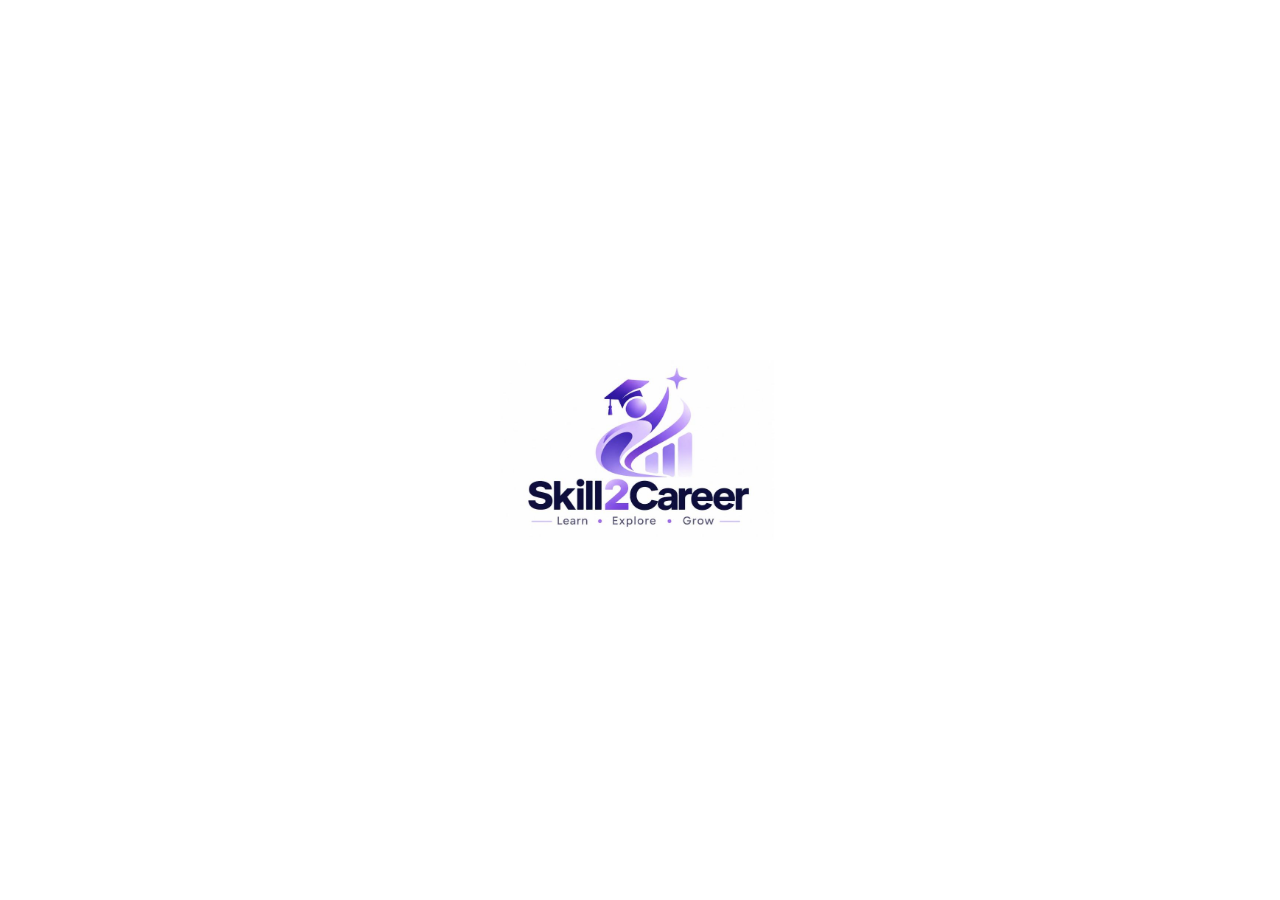
<file: index.html>
<!DOCTYPE html>
<html lang="en">
<head>
    <meta charset="UTF-8">
    <meta name="viewport" content="width=device-width, initial-scale=1.0">
    <title>Skill2Career</title>

    <style>
        * {
            margin: 0;
            padding: 0;
            box-sizing: border-box;
        }

        body {
            width: 100%;
            height: 100vh;
            overflow: hidden;
            background: #ffffff;
        }

        .splash {
            width: 100%;
            height: 100vh;
            display: flex;
            justify-content: center;
            align-items: center;
            background: #ffffff;
        }

        .logo {
            width: 280px;
            max-width: 65%;
            height: auto;
            object-fit: contain;
        }
    </style>
</head>

<body>

    <div class="splash">
        <img src="skill2career.jpg" alt="Skill2Career Logo" class="logo">
    </div>

    <script>
        setTimeout(function () {
            window.location.href = "login.html";
        }, 2500);
    </script>

</body>
</html>
</file>
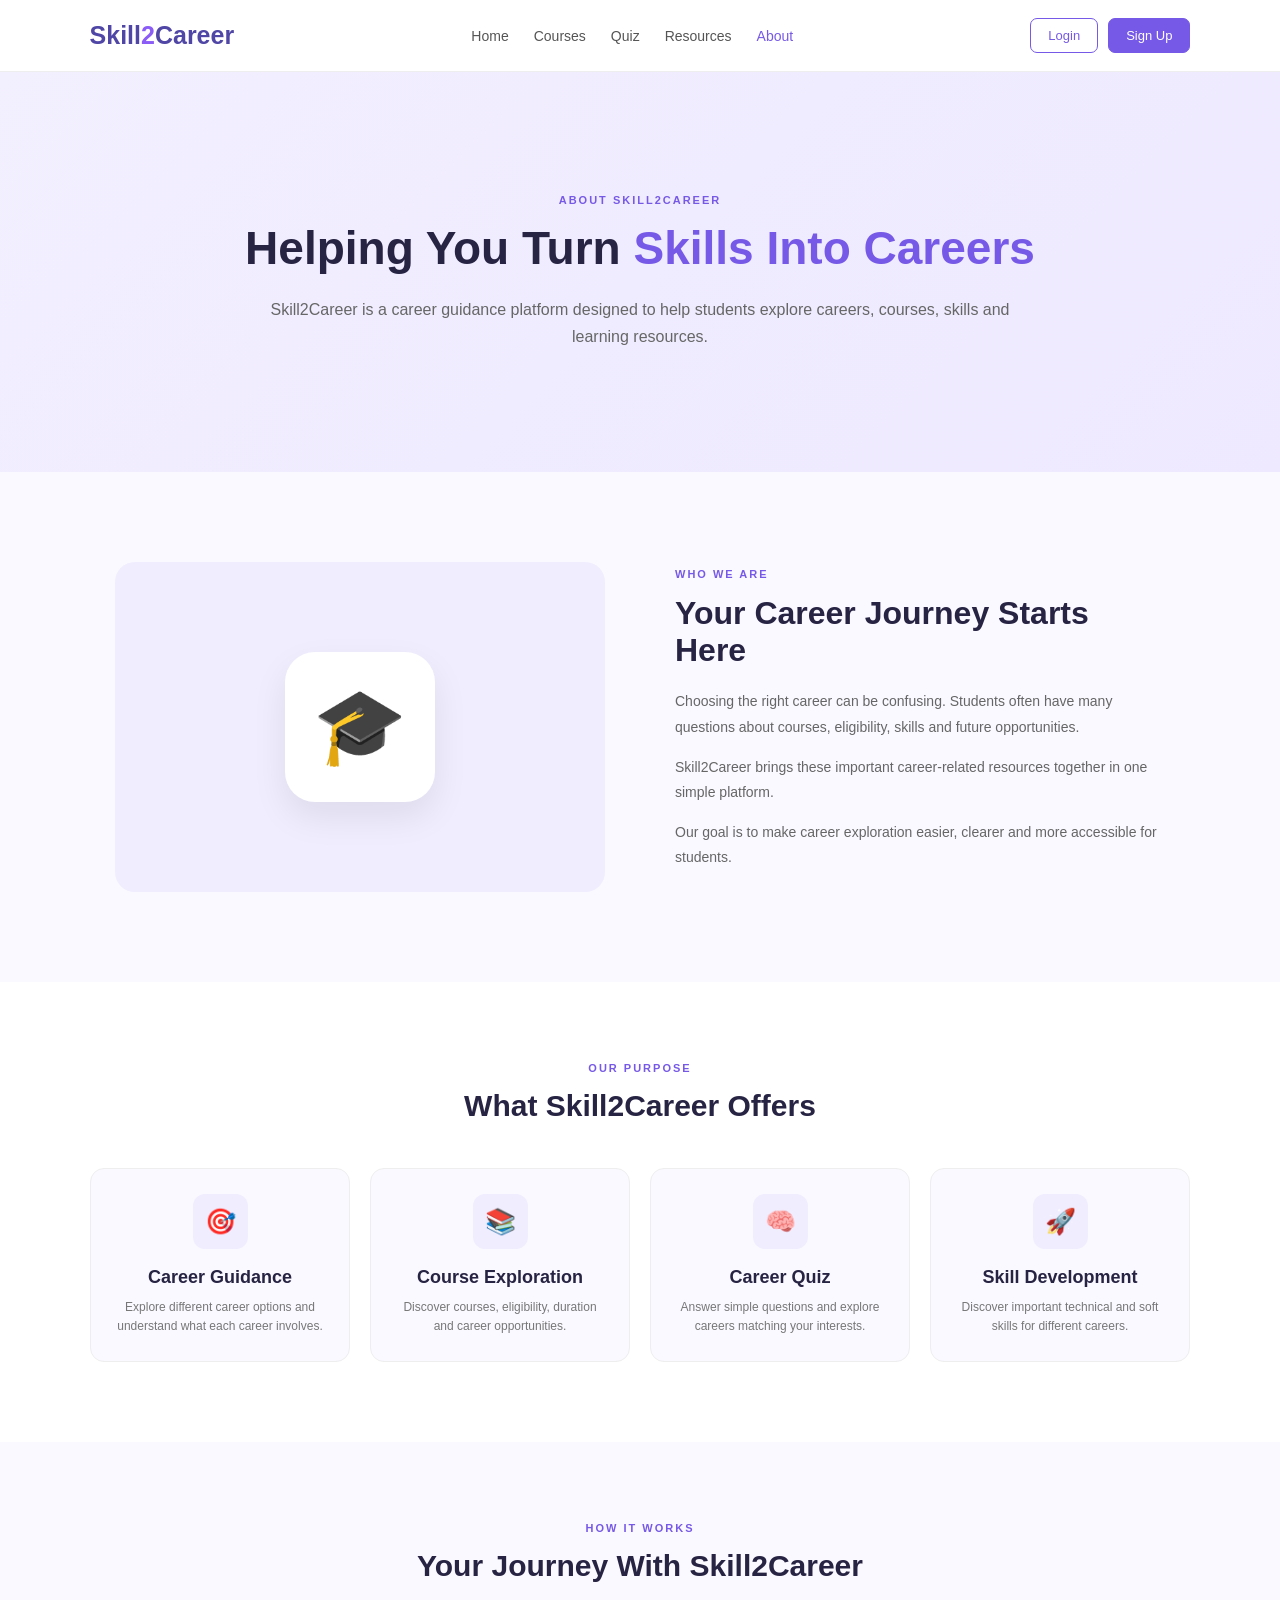
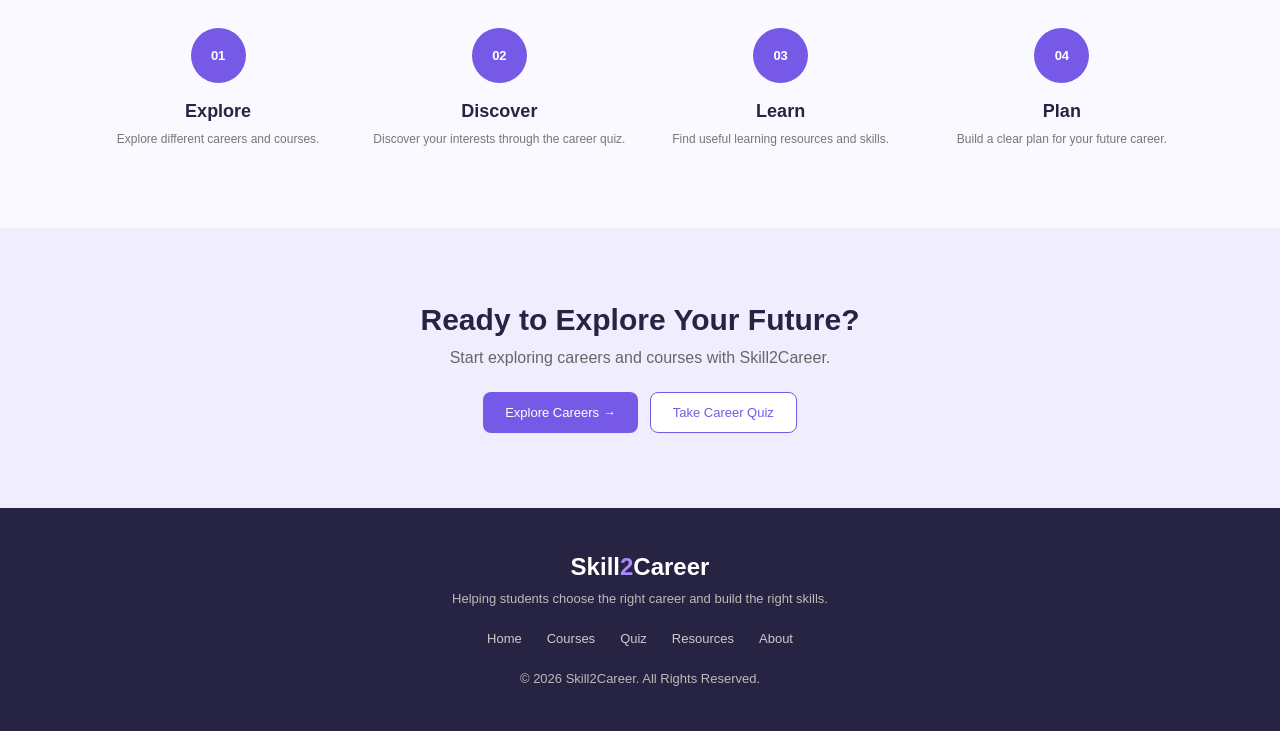
<file: about.html>
<!DOCTYPE html>
<html lang="en">

<head>

    <meta charset="UTF-8">

    <meta name="viewport"
          content="width=device-width, initial-scale=1.0">

    <title>About Us - Skill2Career</title>

    <link rel="stylesheet"
          href="about.css">

</head>

<body>


    <!-- ================= NAVBAR ================= -->

    <nav class="navbar">

        <div class="logo">
            Skill<span>2</span>Career
        </div>


        <div class="nav-links">

            <a href="home.html">
                Home
            </a>

            <a href="courses.html">
                Courses
            </a>

            <a href="quiz.html">
                Quiz
            </a>

            <a href="resources.html">
                Resources
            </a>

            <a href="about.html"
               class="active">
                About
            </a>

        </div>


        <div class="nav-buttons">

            <button
                class="login-btn"
                onclick="window.location.href='login.html'">

                Login

            </button>


            <button
                class="signup-btn"
                onclick="window.location.href='signup.html'">

                Sign Up

            </button>

        </div>

    </nav>



    <!-- ================= HERO ================= -->

    <section class="about-hero">

        <div class="hero-content">

            <p class="small-title">
                ABOUT SKILL2CAREER
            </p>


            <h1>
                Helping You Turn
                <span>Skills Into Careers</span>
            </h1>


            <p>

                Skill2Career is a career guidance platform
                designed to help students explore careers,
                courses, skills and learning resources.

            </p>

        </div>

    </section>



    <!-- ================= ABOUT ================= -->

    <section class="about-section">

        <div class="about-image">

            <div class="about-icon">
                🎓
            </div>

        </div>


        <div class="about-content">

            <p class="small-title">
                WHO WE ARE
            </p>


            <h2>
                Your Career Journey Starts Here
            </h2>


            <p>

                Choosing the right career can be confusing.
                Students often have many questions about
                courses, eligibility, skills and future
                opportunities.

            </p>


            <p>

                Skill2Career brings these important
                career-related resources together in one
                simple platform.

            </p>


            <p>

                Our goal is to make career exploration
                easier, clearer and more accessible for
                students.

            </p>

        </div>

    </section>



    <!-- ================= MISSION ================= -->

    <section class="mission-section">

        <div class="section-heading">

            <p class="small-title">
                OUR PURPOSE
            </p>

            <h2>
                What Skill2Career Offers
            </h2>

        </div>


        <div class="feature-grid">


            <div class="feature-card">

                <div class="feature-icon">
                    🎯
                </div>

                <h3>
                    Career Guidance
                </h3>

                <p>

                    Explore different career options
                    and understand what each career
                    involves.

                </p>

            </div>



            <div class="feature-card">

                <div class="feature-icon">
                    📚
                </div>

                <h3>
                    Course Exploration
                </h3>

                <p>

                    Discover courses, eligibility,
                    duration and career opportunities.

                </p>

            </div>



            <div class="feature-card">

                <div class="feature-icon">
                    🧠
                </div>

                <h3>
                    Career Quiz
                </h3>

                <p>

                    Answer simple questions and
                    explore careers matching your
                    interests.

                </p>

            </div>



            <div class="feature-card">

                <div class="feature-icon">
                    🚀
                </div>

                <h3>
                    Skill Development
                </h3>

                <p>

                    Discover important technical and
                    soft skills for different careers.

                </p>

            </div>

        </div>

    </section>



    <!-- ================= HOW IT WORKS ================= -->

    <section class="how-section">

        <div class="section-heading">

            <p class="small-title">
                HOW IT WORKS
            </p>

            <h2>
                Your Journey With Skill2Career
            </h2>

        </div>


        <div class="steps">


            <div class="step">

                <div class="step-number">
                    01
                </div>

                <h3>
                    Explore
                </h3>

                <p>
                    Explore different careers and courses.
                </p>

            </div>


            <div class="step">

                <div class="step-number">
                    02
                </div>

                <h3>
                    Discover
                </h3>

                <p>
                    Discover your interests through
                    the career quiz.
                </p>

            </div>


            <div class="step">

                <div class="step-number">
                    03
                </div>

                <h3>
                    Learn
                </h3>

                <p>
                    Find useful learning resources
                    and skills.
                </p>

            </div>


            <div class="step">

                <div class="step-number">
                    04
                </div>

                <h3>
                    Plan
                </h3>

                <p>
                    Build a clear plan for your
                    future career.
                </p>

            </div>

        </div>

    </section>



    <!-- ================= CTA ================= -->

    <section class="about-cta">

        <h2>
            Ready to Explore Your Future?
        </h2>

        <p>

            Start exploring careers and courses
            with Skill2Career.

        </p>


        <div class="cta-buttons">

            <button
                onclick="window.location.href='home.html'">

                Explore Careers →

            </button>


            <button
                onclick="window.location.href='quiz.html'">

                Take Career Quiz

            </button>

        </div>

    </section>



    <!-- ================= FOOTER ================= -->

    <footer>

        <div class="footer-logo">

            Skill<span>2</span>Career

        </div>


        <p>

            Helping students choose the right career
            and build the right skills.

        </p>


        <div class="footer-links">

            <a href="home.html">
                Home
            </a>

            <a href="courses.html">
                Courses
            </a>

            <a href="quiz.html">
                Quiz
            </a>

            <a href="resources.html">
                Resources
            </a>

            <a href="about.html">
                About
            </a>

        </div>


        <p class="copyright">

            © 2026 Skill2Career.
            All Rights Reserved.

        </p>

    </footer>


    <script src="about.js"></script>

</body>

</html>
</file>
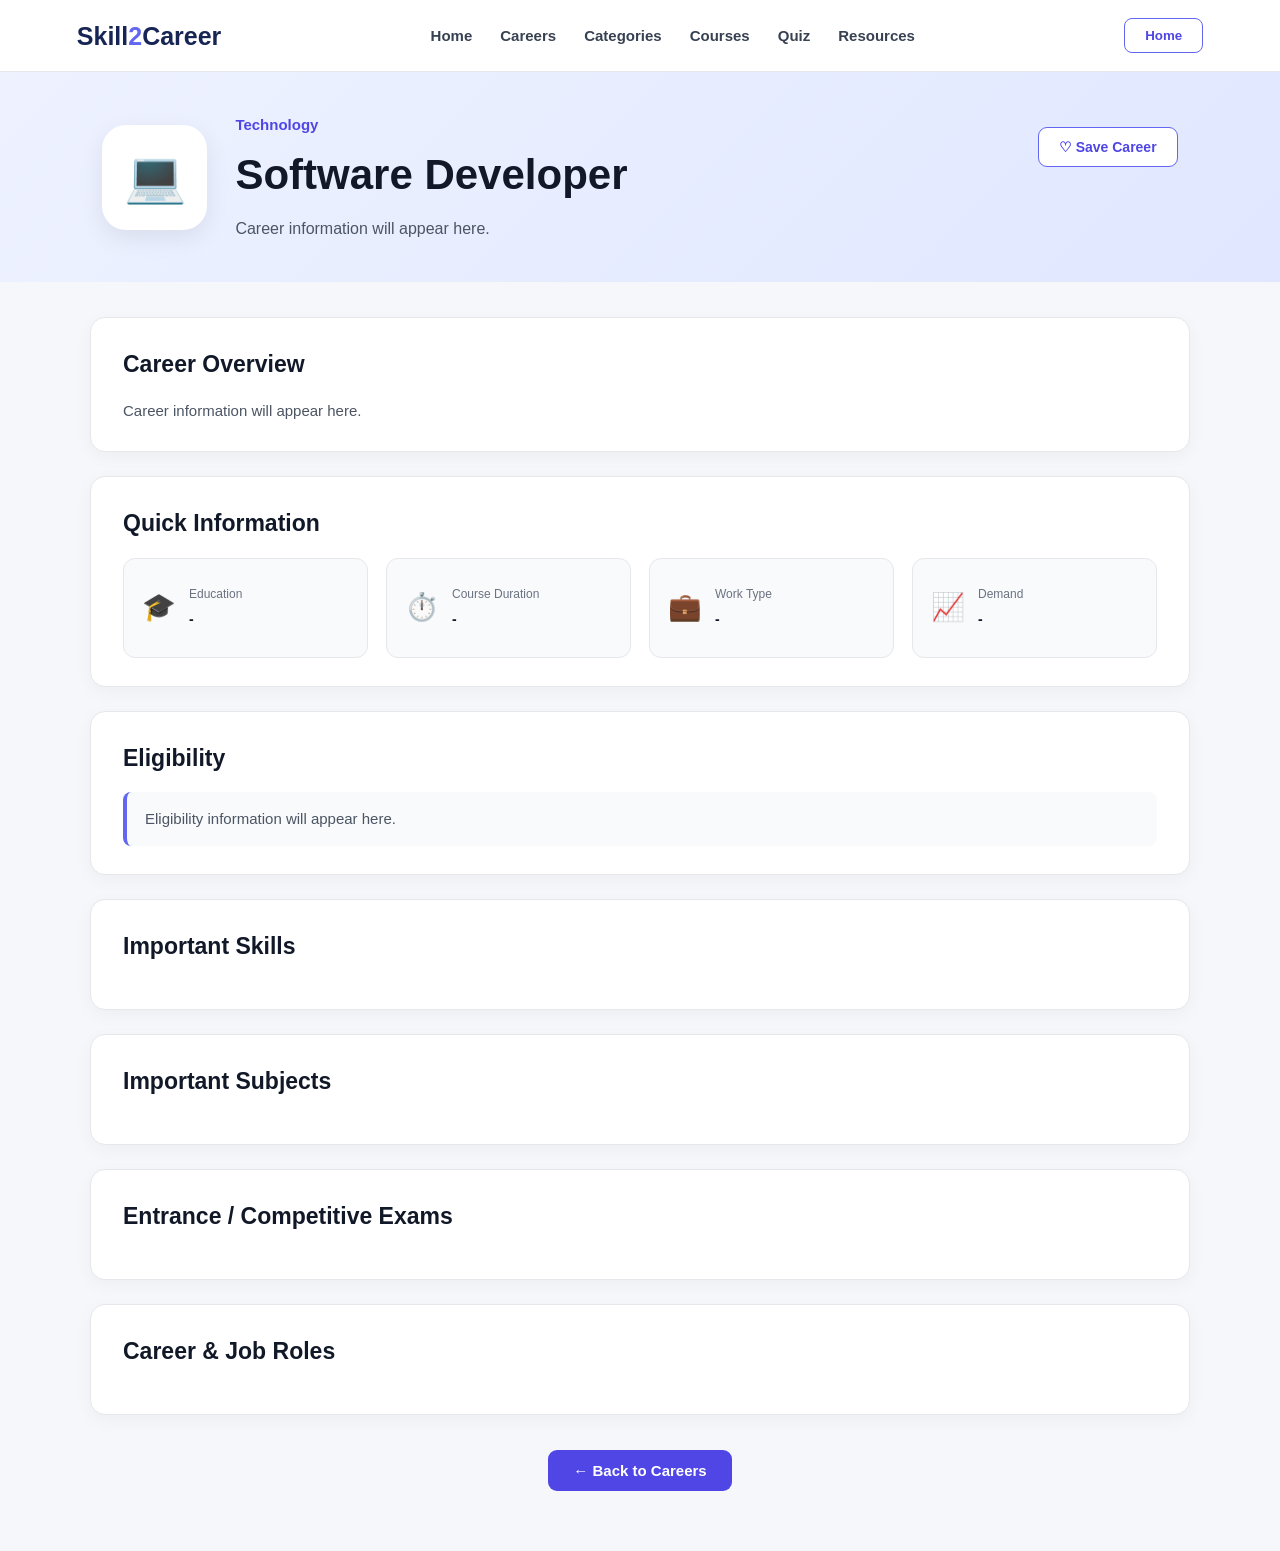
<file: career-details.html>
<!DOCTYPE html>
<html lang="en">

<head>
    <meta charset="UTF-8">
    <meta name="viewport" content="width=device-width, initial-scale=1.0">

    <title>Career Details - Skill2Career</title>

    <link rel="stylesheet" href="career-details.css?v=2">
</head>

<body>

    <!-- ================= NAVBAR ================= -->

    <header class="navbar">

        <div class="logo">
            Skill<span>2</span>Career
        </div>

        <nav class="nav-links">

            <a href="home.html">Home</a>

            <a href="home.html#careers">Careers</a>

            <a href="home.html#categories">Categories</a>

            <a href="courses.html">Courses</a>

            <a href="quiz.html">Quiz</a>

            <a href="resources.html">Resources</a>

        </nav>

        <button
            class="home-btn"
            onclick="window.location.href='home.html'">
            Home
        </button>

    </header>


    <!-- ================= CAREER HERO ================= -->

    <section class="career-hero">

        <div class="career-icon-box">

            <div id="careerIcon">
                💻
            </div>

        </div>


        <div class="career-hero-content">

            <div
                id="careerCategory"
                class="career-category">
                Technology
            </div>

            <h1 id="careerTitle">
                Software Developer
            </h1>

            <p id="careerDescription">
                Career information will appear here.
            </p>

        </div>


        <div class="save-container">

            <button
                class="save-btn"
                onclick="saveCareer()">

                ♡ Save Career

            </button>

        </div>

    </section>


    <!-- ================= MAIN CONTENT ================= -->

    <main class="career-container">


        <!-- CAREER OVERVIEW -->

        <section class="career-section">

            <h2>
                Career Overview
            </h2>

            <p id="careerOverview">
                Career information will appear here.
            </p>

        </section>


        <!-- QUICK INFORMATION -->

        <section class="career-section">

            <h2>
                Quick Information
            </h2>

            <div class="quick-info">


                <!-- EDUCATION -->

                <div class="info-box">

                    <div class="info-icon">
                        🎓
                    </div>

                    <div>

                        <small>
                            Education
                        </small>

                        <strong id="education">
                            -
                        </strong>

                    </div>

                </div>


                <!-- DURATION -->

                <div class="info-box">

                    <div class="info-icon">
                        ⏱️
                    </div>

                    <div>

                        <small>
                            Course Duration
                        </small>

                        <strong id="duration">
                            -
                        </strong>

                    </div>

                </div>


                <!-- WORK TYPE -->

                <div class="info-box">

                    <div class="info-icon">
                        💼
                    </div>

                    <div>

                        <small>
                            Work Type
                        </small>

                        <strong id="workType">
                            -
                        </strong>

                    </div>

                </div>


                <!-- DEMAND -->

                <div class="info-box">

                    <div class="info-icon">
                        📈
                    </div>

                    <div>

                        <small>
                            Demand
                        </small>

                        <strong id="demand">
                            -
                        </strong>

                    </div>

                </div>

            </div>

        </section>


        <!-- ELIGIBILITY -->

        <section class="career-section">

            <h2>
                Eligibility
            </h2>

            <p id="eligibility">
                Eligibility information will appear here.
            </p>

        </section>


        <!-- IMPORTANT SKILLS -->

        <section class="career-section">

            <h2>
                Important Skills
            </h2>

            <div
                id="skills"
                class="skills-container">
            </div>

        </section>


        <!-- IMPORTANT SUBJECTS -->

        <section class="career-section">

            <h2>
                Important Subjects
            </h2>

            <ul
                id="subjects"
                class="details-list">
            </ul>

        </section>


        <!-- EXAMS -->

        <section class="career-section">

            <h2>
                Entrance / Competitive Exams
            </h2>

            <ul
                id="exams"
                class="details-list">
            </ul>

        </section>


        <!-- JOB ROLES -->

        <section class="career-section">

            <h2>
                Career & Job Roles
            </h2>

            <ul
                id="jobRoles"
                class="details-list">
            </ul>

        </section>


        <!-- BACK BUTTON -->

        <div class="back-container">

            <button
                class="back-btn"
                onclick="window.location.href='home.html'">

                ← Back to Careers

            </button>

        </div>

    </main>


    <!-- ================= JAVASCRIPT ================= -->

    <script src="career-details.js?v=2"></script>

</body>

</html>
</file>
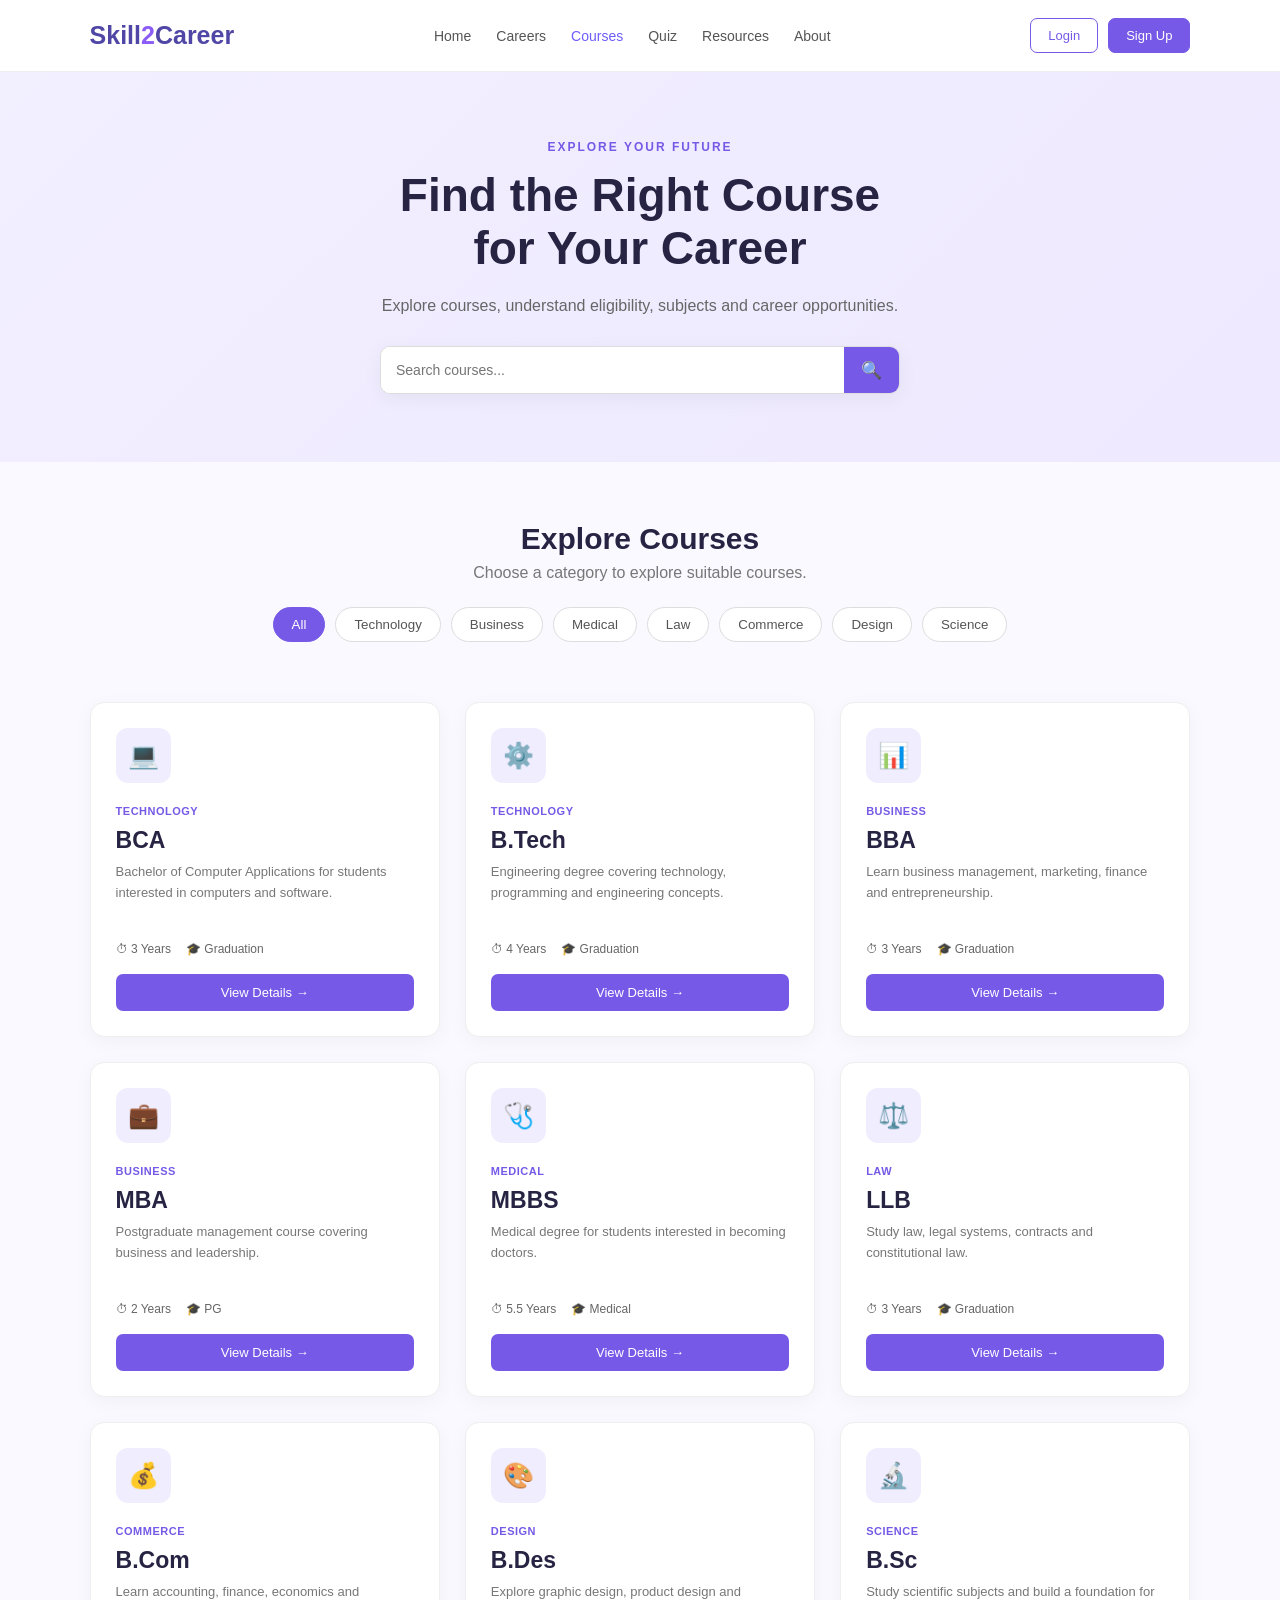
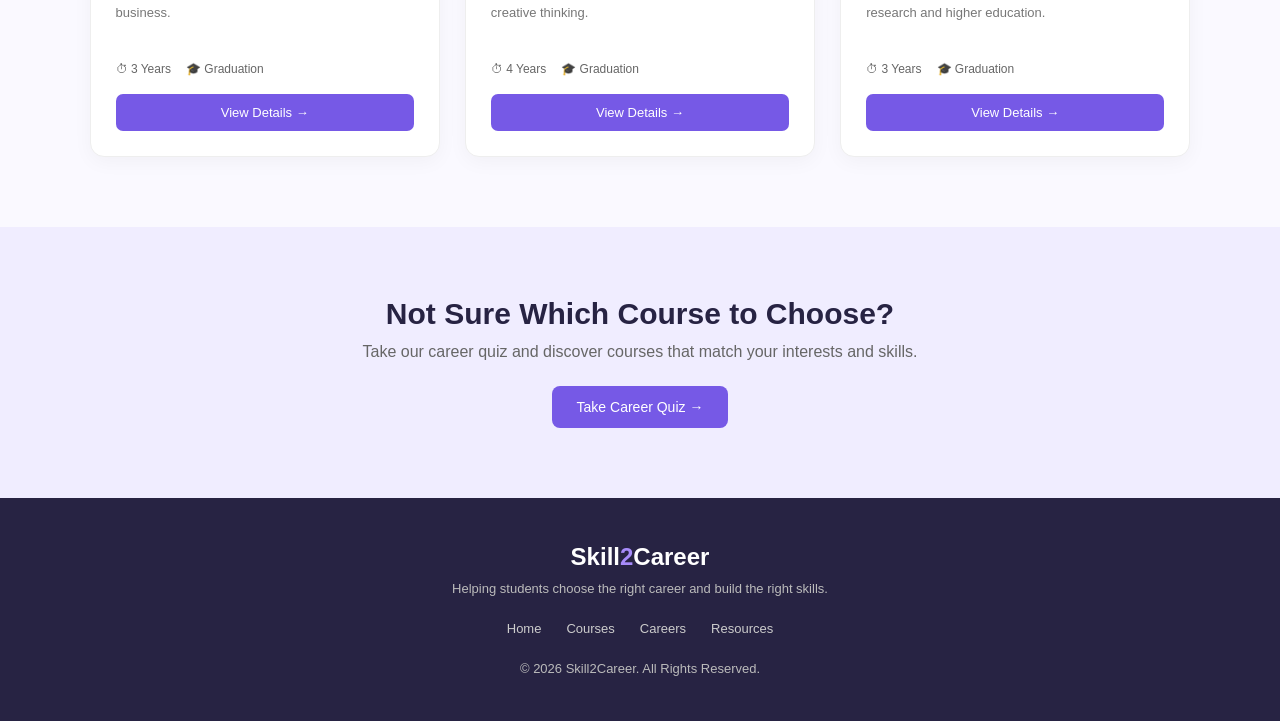
<file: courses.html>
<!DOCTYPE html>
<html lang="en">
<head>
    <meta charset="UTF-8">
    <meta name="viewport" content="width=device-width, initial-scale=1.0">

    <title>Courses - Skill2Career</title>

    <link rel="stylesheet" href="courses.css">
</head>

<body>

    <!-- ================= NAVBAR ================= -->

    <nav class="navbar">

        <div class="logo">
            Skill<span>2</span>Career
        </div>

        <div class="nav-links">
            <a href="home.html">Home</a>
            <a href="career-details.html">Careers</a>
            <a href="courses.html" class="active">Courses</a>
            <a href="#">Quiz</a>
            <a href="#">Resources</a>
            <a href="#">About</a>
        </div>

        <div class="nav-buttons">
            <button class="login-btn"
                onclick="window.location.href='login.html'">
                Login
            </button>

            <button class="signup-btn"
                onclick="window.location.href='signup.html'">
                Sign Up
            </button>
        </div>

    </nav>


    <!-- ================= HERO ================= -->

    <section class="course-hero">

        <div class="hero-content">

            <p class="small-title">EXPLORE YOUR FUTURE</p>

            <h1>Find the Right Course<br>for Your Career</h1>

            <p>
                Explore courses, understand eligibility,
                subjects and career opportunities.
            </p>

            <div class="search-box">

                <input
                    type="text"
                    id="courseSearch"
                    placeholder="Search courses..."
                    onkeyup="searchCourses()"
                >

                <button onclick="searchCourses()">
                    🔍
                </button>

            </div>

        </div>

    </section>


    <!-- ================= CATEGORY ================= -->

    <section class="categories">

        <h2>Explore Courses</h2>

        <p class="section-text">
            Choose a category to explore suitable courses.
        </p>

        <div class="category-buttons">

            <button class="category active"
                onclick="filterCourses('all', this)">
                All
            </button>

            <button class="category"
                onclick="filterCourses('technology', this)">
                Technology
            </button>

            <button class="category"
                onclick="filterCourses('business', this)">
                Business
            </button>

            <button class="category"
                onclick="filterCourses('medical', this)">
                Medical
            </button>

            <button class="category"
                onclick="filterCourses('law', this)">
                Law
            </button>

            <button class="category"
                onclick="filterCourses('commerce', this)">
                Commerce
            </button>

            <button class="category"
                onclick="filterCourses('design', this)">
                Design
            </button>

            <button class="category"
                onclick="filterCourses('science', this)">
                Science
            </button>

        </div>

    </section>


    <!-- ================= COURSES ================= -->

    <section class="courses-section">

        <div class="courses-container">

            <!-- BCA -->

            <div class="course-card"
                data-category="technology"
                data-name="BCA">

                <div class="course-icon">💻</div>

                <span class="course-category">
                    Technology
                </span>

                <h3>BCA</h3>

                <p>
                    Bachelor of Computer Applications
                    for students interested in computers
                    and software.
                </p>

                <div class="course-info">
                    <span>⏱ 3 Years</span>
                    <span>🎓 Graduation</span>
                </div>

                <button onclick="viewCourse('BCA')">
                    View Details →
                </button>

            </div>


            <!-- B.Tech -->

            <div class="course-card"
                data-category="technology"
                data-name="B.Tech">

                <div class="course-icon">⚙️</div>

                <span class="course-category">
                    Technology
                </span>

                <h3>B.Tech</h3>

                <p>
                    Engineering degree covering
                    technology, programming and
                    engineering concepts.
                </p>

                <div class="course-info">
                    <span>⏱ 4 Years</span>
                    <span>🎓 Graduation</span>
                </div>

                <button onclick="viewCourse('B.Tech')">
                    View Details →
                </button>

            </div>


            <!-- BBA -->

            <div class="course-card"
                data-category="business"
                data-name="BBA">

                <div class="course-icon">📊</div>

                <span class="course-category">
                    Business
                </span>

                <h3>BBA</h3>

                <p>
                    Learn business management,
                    marketing, finance and
                    entrepreneurship.
                </p>

                <div class="course-info">
                    <span>⏱ 3 Years</span>
                    <span>🎓 Graduation</span>
                </div>

                <button onclick="viewCourse('BBA')">
                    View Details →
                </button>

            </div>


            <!-- MBA -->

            <div class="course-card"
                data-category="business"
                data-name="MBA">

                <div class="course-icon">💼</div>

                <span class="course-category">
                    Business
                </span>

                <h3>MBA</h3>

                <p>
                    Postgraduate management course
                    covering business and leadership.
                </p>

                <div class="course-info">
                    <span>⏱ 2 Years</span>
                    <span>🎓 PG</span>
                </div>

                <button onclick="viewCourse('MBA')">
                    View Details →
                </button>

            </div>


            <!-- MBBS -->

            <div class="course-card"
                data-category="medical"
                data-name="MBBS">

                <div class="course-icon">🩺</div>

                <span class="course-category">
                    Medical
                </span>

                <h3>MBBS</h3>

                <p>
                    Medical degree for students
                    interested in becoming doctors.
                </p>

                <div class="course-info">
                    <span>⏱ 5.5 Years</span>
                    <span>🎓 Medical</span>
                </div>

                <button onclick="viewCourse('MBBS')">
                    View Details →
                </button>

            </div>


            <!-- LLB -->

            <div class="course-card"
                data-category="law"
                data-name="LLB">

                <div class="course-icon">⚖️</div>

                <span class="course-category">
                    Law
                </span>

                <h3>LLB</h3>

                <p>
                    Study law, legal systems,
                    contracts and constitutional law.
                </p>

                <div class="course-info">
                    <span>⏱ 3 Years</span>
                    <span>🎓 Graduation</span>
                </div>

                <button onclick="viewCourse('LLB')">
                    View Details →
                </button>

            </div>


            <!-- B.Com -->

            <div class="course-card"
                data-category="commerce"
                data-name="B.Com">

                <div class="course-icon">💰</div>

                <span class="course-category">
                    Commerce
                </span>

                <h3>B.Com</h3>

                <p>
                    Learn accounting, finance,
                    economics and business.
                </p>

                <div class="course-info">
                    <span>⏱ 3 Years</span>
                    <span>🎓 Graduation</span>
                </div>

                <button onclick="viewCourse('B.Com')">
                    View Details →
                </button>

            </div>


            <!-- B.Des -->

            <div class="course-card"
                data-category="design"
                data-name="B.Des">

                <div class="course-icon">🎨</div>

                <span class="course-category">
                    Design
                </span>

                <h3>B.Des</h3>

                <p>
                    Explore graphic design, product
                    design and creative thinking.
                </p>

                <div class="course-info">
                    <span>⏱ 4 Years</span>
                    <span>🎓 Graduation</span>
                </div>

                <button onclick="viewCourse('B.Des')">
                    View Details →
                </button>

            </div>


            <!-- B.Sc -->

            <div class="course-card"
                data-category="science"
                data-name="B.Sc">

                <div class="course-icon">🔬</div>

                <span class="course-category">
                    Science
                </span>

                <h3>B.Sc</h3>

                <p>
                    Study scientific subjects and
                    build a foundation for research
                    and higher education.
                </p>

                <div class="course-info">
                    <span>⏱ 3 Years</span>
                    <span>🎓 Graduation</span>
                </div>

                <button onclick="viewCourse('B.Sc')">
                    View Details →
                </button>

            </div>

        </div>

        <p id="noResult" class="no-result">
            No courses found.
        </p>

    </section>


    <!-- ================= CTA ================= -->

    <section class="course-cta">

        <h2>Not Sure Which Course to Choose?</h2>

        <p>
            Take our career quiz and discover courses
            that match your interests and skills.
        </p>

        <button onclick="openQuiz()">
            Take Career Quiz →
        </button>

    </section>


    <!-- ================= FOOTER ================= -->

    <footer>

        <div class="footer-logo">
            Skill<span>2</span>Career
        </div>

        <p>
            Helping students choose the right career
            and build the right skills.
        </p>

        <div class="footer-links">
            <a href="home.html">Home</a>
            <a href="courses.html">Courses</a>
            <a href="home.html">Careers</a>
            <a href="resources.html">Resources</a>
            
        </div>

        <p class="copyright">
            © 2026 Skill2Career. All Rights Reserved.
        </p>

    </footer>


    <script src="courses.js"></script>

</body>
</html>
</file>
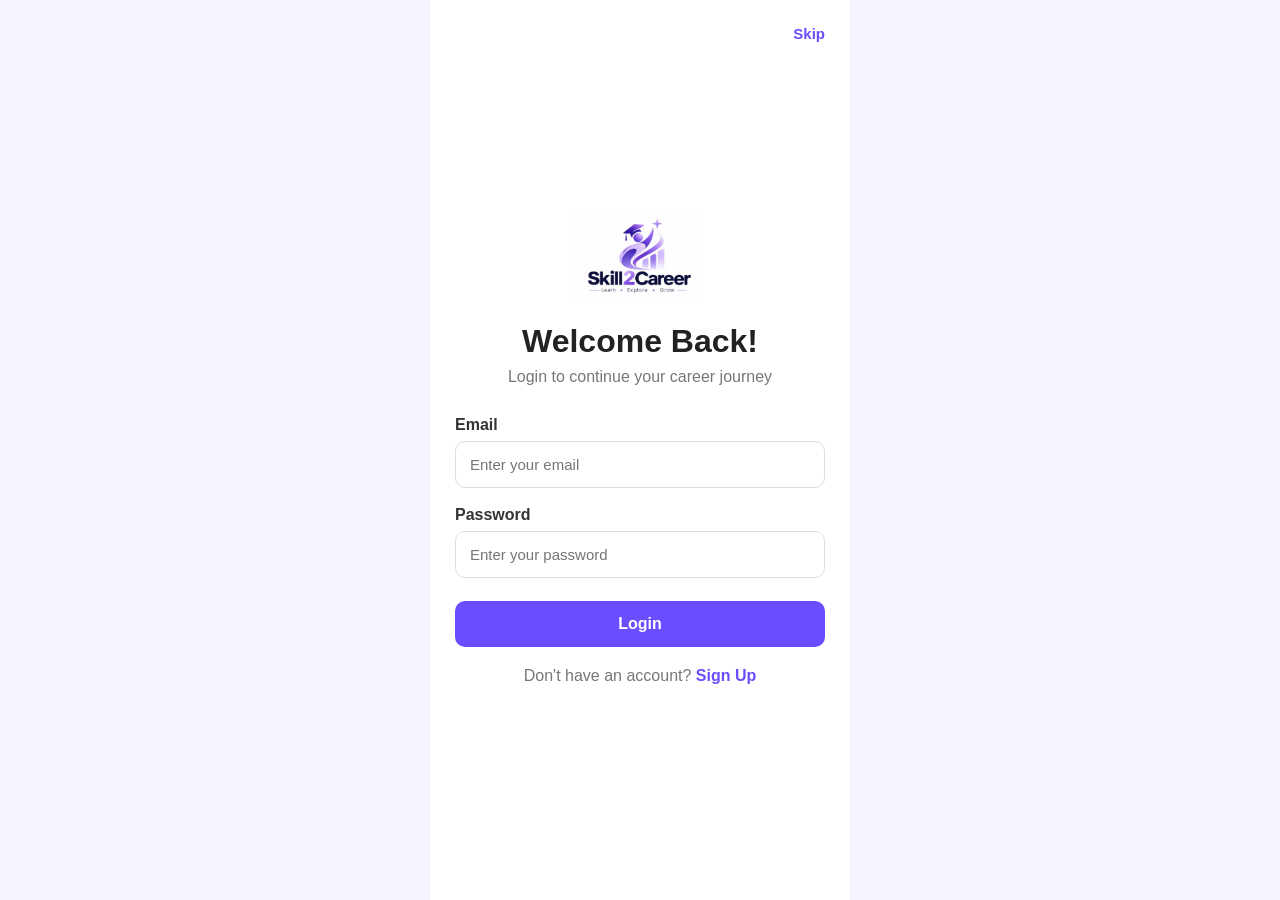
<file: dashboard.html>
<!DOCTYPE html>
<html lang="en">
<head>
    <meta charset="UTF-8">
    <meta name="viewport" content="width=device-width, initial-scale=1.0">

    <title>Dashboard - Skill2Career</title>

    <link rel="stylesheet" href="dashboard.css">
</head>

<body>

    <!-- ================= NAVBAR ================= -->

    <nav class="navbar">

        <div class="logo">
            Skill<span>2</span>Career
        </div>

        <div class="nav-links">
            <a href="home.html">Home</a>
            <a href="courses.html">Courses</a>
            <a href="quiz.html">Quiz</a>
            <a href="resources.html">Resources</a>
            <a href="dashboard.html" class="active">
                Dashboard
            </a>
        </div>

        <div class="nav-buttons">

            <button class="logout-btn"
                onclick="logout()">
                Logout
            </button>

        </div>

    </nav>


    <!-- ================= DASHBOARD ================= -->

    <main class="dashboard">

        <!-- Welcome -->

        <section class="welcome">

            <div>

                <p class="small-title">
                    YOUR DASHBOARD
                </p>

                <h1>
                    Welcome, <span id="userName">Student</span> 👋
                </h1>

                <p>
                    Manage your career journey from one place.
                </p>

            </div>

        </section>


        <!-- ================= PROFILE ================= -->

        <section class="profile-section">

            <div class="profile-card">

                <div class="profile-top">

                    <div class="profile-avatar"
                        id="profileAvatar">
                        S
                    </div>

                    <div>

                        <h2 id="profileName">
                            Student
                        </h2>

                        <p id="profileRole">
                            Student
                        </p>

                    </div>

                </div>


                <div class="profile-info">

                    <div class="info-item">

                        <span>
                            Email
                        </span>

                        <strong id="profileEmail">
                            Not available
                        </strong>

                    </div>


                    <div class="info-item">

                        <span>
                            Account Type
                        </span>

                        <strong id="profileAccountType">
                            Student
                        </strong>

                    </div>

                </div>

            </div>


            <!-- QUICK ACTIONS -->

            <div class="quick-card">

                <h2>Quick Actions</h2>

                <button
                    onclick="window.location.href='courses.html'">
                    📚 Explore Courses
                </button>

                <button
                    onclick="window.location.href='quiz.html'">
                    🎯 Take Career Quiz
                </button>

                <button
                    onclick="window.location.href='resources.html'">
                    📖 Explore Resources
                </button>

                <button
                    onclick="window.location.href='home.html'">
                    💼 Explore Careers
                </button>

            </div>

        </section>


        <!-- ================= STATS ================= -->

        <section class="stats">

            <div class="stat-card">

                <div class="stat-icon">
                    💼
                </div>

                <div>
                    <h3 id="savedCount">0</h3>
                    <p>Saved Careers</p>
                </div>

            </div>


            <div class="stat-card">

                <div class="stat-icon">
                    🎯
                </div>

                <div>
                    <h3>1</h3>
                    <p>Career Quiz</p>
                </div>

            </div>


            <div class="stat-card">

                <div class="stat-icon">
                    📚
                </div>

                <div>
                    <h3>Explore</h3>
                    <p>Courses</p>
                </div>

            </div>

        </section>


        <!-- ================= SAVED CAREERS ================= -->

        <section class="saved-section">

            <div class="section-heading">

                <div>

                    <p class="small-title">
                        YOUR INTERESTS
                    </p>

                    <h2>Saved Careers</h2>

                </div>

                <button
                    onclick="window.location.href='home.html'">
                    Explore Careers →
                </button>

            </div>


            <div
                id="savedCareers"
                class="saved-careers">

                <!-- JavaScript se cards aayenge -->

            </div>

        </section>


    </main>


    <!-- ================= FOOTER ================= -->

    <footer>

        <div class="footer-logo">
            Skill<span>2</span>Career
        </div>

        <p>
            Helping students choose the right career
            and build the right skills.
        </p>

        <div class="footer-links">

            <a href="home.html">Home</a>
            <a href="courses.html">Courses</a>
            <a href="quiz.html">Quiz</a>
            <a href="resources.html">Resources</a>
        </div>

        <p class="copyright">
            © 2026 Skill2Career. All Rights Reserved.
        </p>

    </footer>


    <script src="dashboard.js"></script>

</body>
</html>
</file>
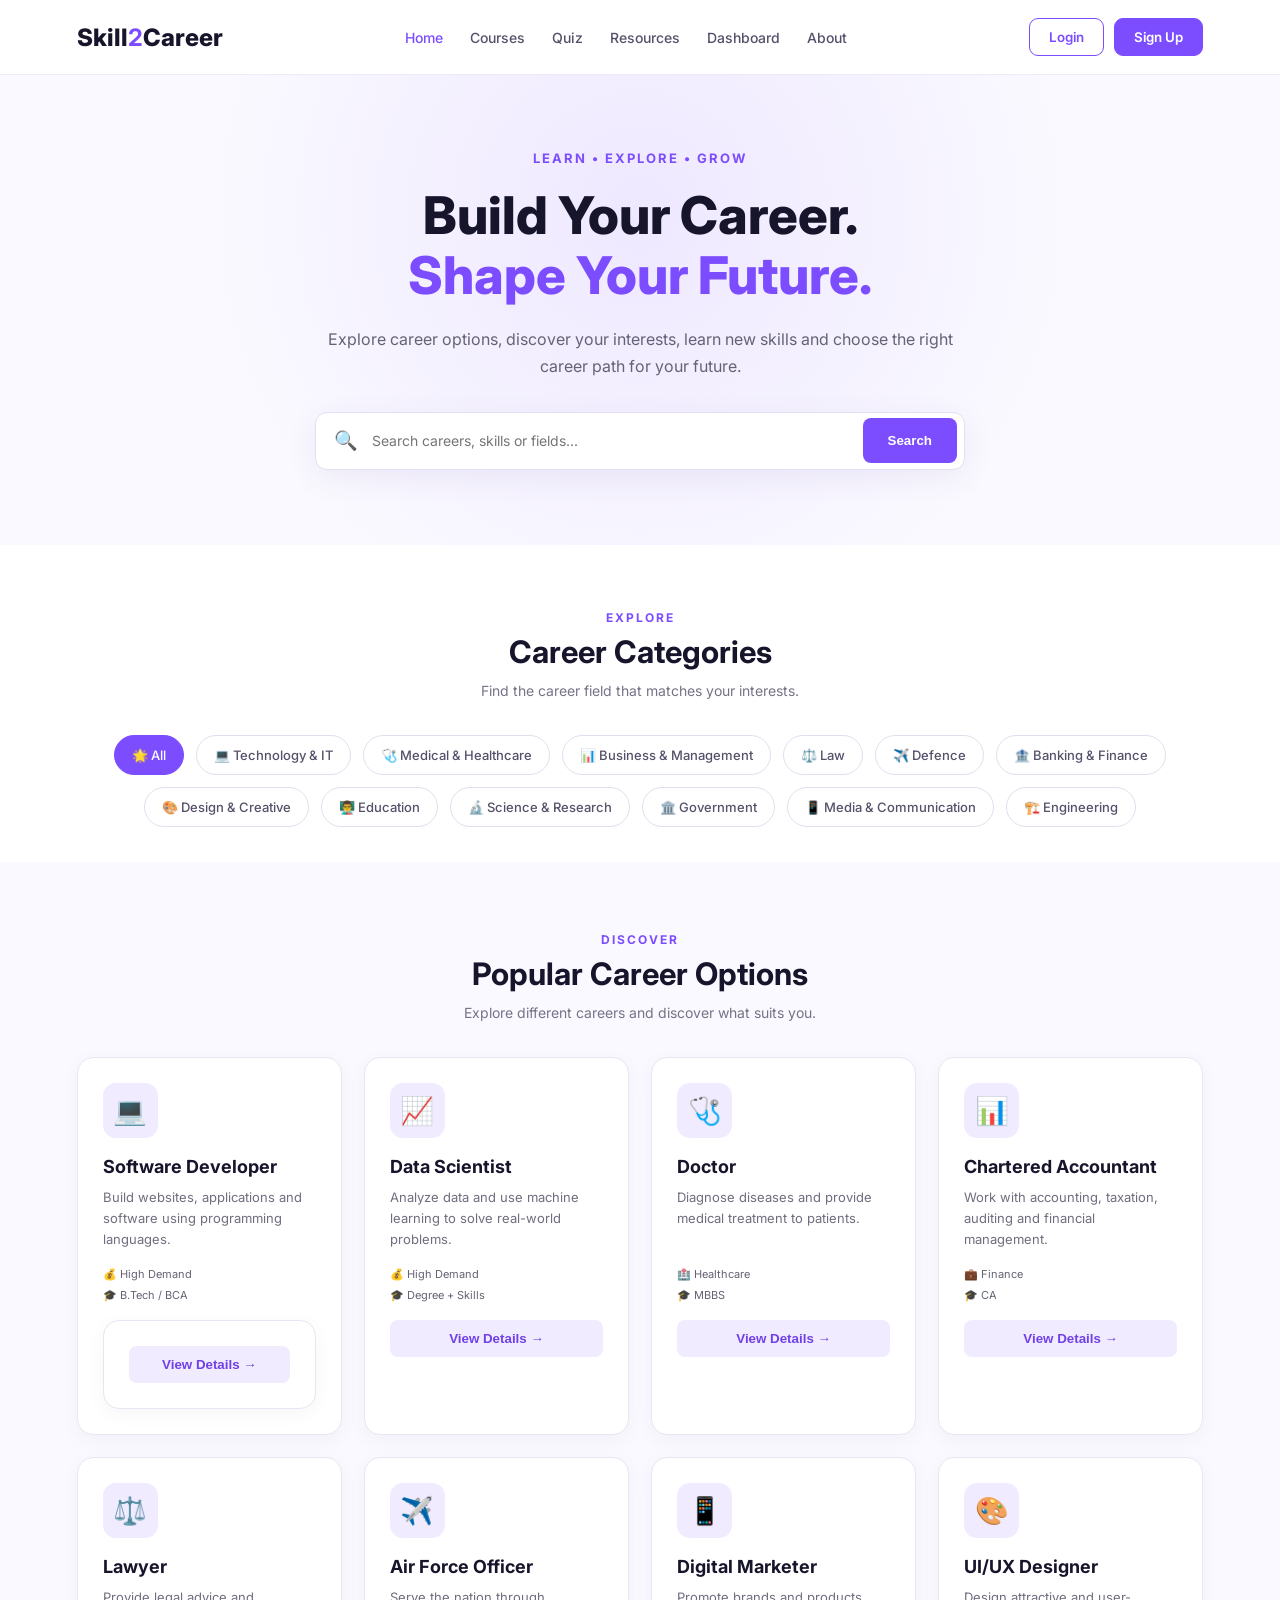
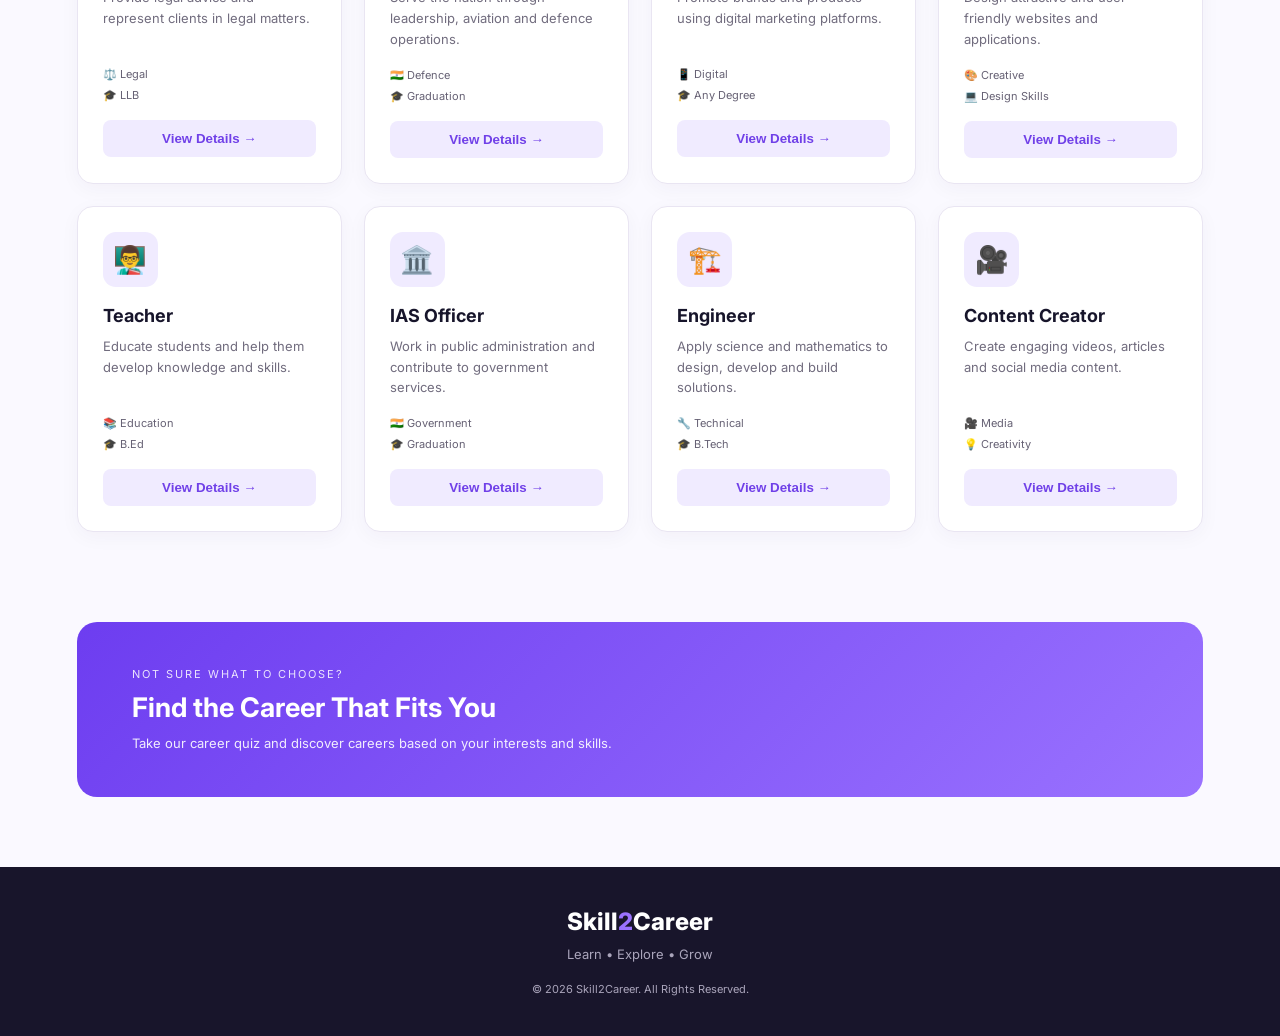
<file: home.html>
<!DOCTYPE html>
<html lang="en">
<head>
    <meta charset="UTF-8">
    <meta name="viewport" content="width=device-width, initial-scale=1.0">

    <title>Skill2Career - Home</title>

    <link rel="stylesheet" href="style.css">

    <!-- Google Font -->
    <link href="https://fonts.googleapis.com/css2?family=Inter:wght@400;500;600;700;800&display=swap" rel="stylesheet">
</head>

<body>

    <!-- ================= NAVBAR ================= -->

    <header class="navbar">

        <div class="logo">
            <span>Skill</span><b>2</b><span>Career</span>
        </div>

        <nav>
            <a href="home.html" class="active">Home</a>
            <a href="courses.html">Courses</a>
            <a href="quiz.html">Quiz</a>
            <a href="resources.html">Resources</a>
            <a href="dashboard.html">Dashboard</a>
            <a href="about.html">About</a>
        </nav>

<div class="nav-buttons">
    <button class="login-btn" onclick="window.location.href='login.html'">
        Login
    </button>

    <button class="signup-btn" onclick="window.location.href='signup.html'">
        Sign Up
    </button>
</div>


        <button class="menu-btn" onclick="toggleMenu()">☰</button>

    </header>


    <!-- ================= HERO SECTION ================= -->

    <section class="hero">

        <div class="hero-content">

            <p class="small-heading">
                LEARN • EXPLORE • GROW
            </p>

            <h1>
                Build Your Career.<br>
                <span>Shape Your Future.</span>
            </h1>

            <p class="hero-text">
                Explore career options, discover your interests,
                learn new skills and choose the right career path
                for your future.
            </p>

            <!-- SEARCH -->

            <div class="search-box">

                <span>🔍</span>

                <input
                    type="text"
                    id="careerSearch"
                    placeholder="Search careers, skills or fields..."
                    onkeyup="searchCareer()"
                >

                <button onclick="searchCareer()">
                    Search
                </button>

            </div>

        </div>

    </section>


    <!-- ================= CATEGORIES ================= -->

    <section class="categories-section" id="categories">

        <div class="section-heading">

            <p>EXPLORE</p>

            <h2>Career Categories</h2>

            <span>
                Find the career field that matches your interests.
            </span>

        </div>


        <div class="category-container">

            <button class="category active" onclick="filterCareer('all')">
                🌟 All
            </button>

            <button class="category" onclick="filterCareer('technology')">
                💻 Technology & IT
            </button>

            <button class="category" onclick="filterCareer('medical')">
                🩺 Medical & Healthcare
            </button>

            <button class="category" onclick="filterCareer('business')">
                📊 Business & Management
            </button>

            <button class="category" onclick="filterCareer('law')">
                ⚖️ Law
            </button>

            <button class="category" onclick="filterCareer('defence')">
                ✈️ Defence
            </button>

            <button class="category" onclick="filterCareer('finance')">
                🏦 Banking & Finance
            </button>

            <button class="category" onclick="filterCareer('design')">
                🎨 Design & Creative
            </button>

            <button class="category" onclick="filterCareer('education')">
                👨‍🏫 Education
            </button>

            <button class="category" onclick="filterCareer('science')">
                🔬 Science & Research
            </button>

            <button class="category" onclick="filterCareer('government')">
                🏛️ Government
            </button>

            <button class="category" onclick="filterCareer('media')">
                📱 Media & Communication
            </button>

            <button class="category" onclick="filterCareer('engineering')">
                🏗️ Engineering
            </button>

        </div>

    </section>


    <!-- ================= CAREERS ================= -->

    <section class="career-section" id="careers">

        <div class="section-heading">

            <p>DISCOVER</p>

            <h2>Popular Career Options</h2>

            <span>
                Explore different careers and discover what suits you.
            </span>

        </div>


        <div class="career-grid" id="careerGrid">


            <!-- SOFTWARE DEVELOPER -->

            <div class="career-card" data-category="technology">

                <div class="career-icon">💻</div>

                <h3>Software Developer</h3>

                <p>
                    Build websites, applications and software
                    using programming languages.
                </p>

                <div class="career-info">
                    <span>💰 High Demand</span>
                    <span>🎓 B.Tech / BCA</span>
                </div>

                <div class="career-card" data-category="technology">

   <!--
    <h3>Software Developer</h3>

    <p>
        Build websites, applications and software
        using programming languages.
    </p>

    <div class="career-info">
        <span>💰 High Demand</span>
        <span>🎓 BCA / B.Tech</span>
    </div>-->

    <button onclick="viewCareer('Software Developer')">
        View Details →
    </button>  

</div>

            </div>


            <!-- DATA SCIENTIST -->

            <div class="career-card" data-category="technology">

                <div class="career-icon">📈</div>

                <h3>Data Scientist</h3>

                <p>
                    Analyze data and use machine learning to
                    solve real-world problems.
                </p>

                <div class="career-info">
                    <span>💰 High Demand</span>
                    <span>🎓 Degree + Skills</span>
                </div>

                <button onclick="viewCareer('Data Scientist')">
                    View Details →
                </button>

            </div>


            <!-- DOCTOR -->

            <div class="career-card" data-category="medical">

                <div class="career-icon">🩺</div>

                <h3>Doctor</h3>

                <p>
                    Diagnose diseases and provide medical
                    treatment to patients.
                </p>

                <div class="career-info">
                    <span>🏥 Healthcare</span>
                    <span>🎓 MBBS</span>
                </div>

                <button onclick="viewCareer('Doctor')">
                    View Details →
                </button>

            </div>


            <!-- CHARTERED ACCOUNTANT -->

            <div class="career-card" data-category="finance">

                <div class="career-icon">📊</div>

                <h3>Chartered Accountant</h3>

                <p>
                    Work with accounting, taxation, auditing
                    and financial management.
                </p>

                <div class="career-info">
                    <span>💼 Finance</span>
                    <span>🎓 CA</span>
                </div>

                <button onclick="viewCareer('Chartered Accountant')">
                    View Details →
                </button>

            </div>


            <!-- LAWYER -->

            <div class="career-card" data-category="law">

                <div class="career-icon">⚖️</div>

                <h3>Lawyer</h3>

                <p>
                    Provide legal advice and represent clients
                    in legal matters.
                </p>

                <div class="career-info">
                    <span>⚖️ Legal</span>
                    <span>🎓 LLB</span>
                </div>

                <button onclick="viewCareer('Lawyer')">
                    View Details →
                </button>

            </div>


            <!-- AIR FORCE OFFICER -->

            <div class="career-card" data-category="defence">

                <div class="career-icon">✈️</div>

                <h3>Air Force Officer</h3>

                <p>
                    Serve the nation through leadership,
                    aviation and defence operations.
                </p>

                <div class="career-info">
                    <span>🇮🇳 Defence</span>
                    <span>🎓 Graduation</span>
                </div>

                <button onclick="viewCareer('Air Force Officer')">
                    View Details →
                </button>

            </div>


            <!-- DIGITAL MARKETER -->

            <div class="career-card" data-category="business">

                <div class="career-icon">📱</div>

                <h3>Digital Marketer</h3>

                <p>
                    Promote brands and products using digital
                    marketing platforms.
                </p>

                <div class="career-info">
                    <span>📱 Digital</span>
                    <span>🎓 Any Degree</span>
                </div>

                <button onclick="viewCareer('Digital Marketer')">
                    View Details →
                </button>

            </div>


            <!-- UI UX DESIGNER -->

            <div class="career-card" data-category="design">

                <div class="career-icon">🎨</div>

                <h3>UI/UX Designer</h3>

                <p>
                    Design attractive and user-friendly
                    websites and applications.
                </p>

                <div class="career-info">
                    <span>🎨 Creative</span>
                    <span>💻 Design Skills</span>
                </div>

                <button onclick="viewCareer('UI/UX Designer')">
                    View Details →
                </button>

            </div>


            <!-- TEACHER -->

            <div class="career-card" data-category="education">

                <div class="career-icon">👨‍🏫</div>

                <h3>Teacher</h3>

                <p>
                    Educate students and help them develop
                    knowledge and skills.
                </p>

                <div class="career-info">
                    <span>📚 Education</span>
                    <span>🎓 B.Ed</span>
                </div>

                <button onclick="viewCareer('Teacher')">
                    View Details →
                </button>

            </div>


            <!-- IAS -->

            <div class="career-card" data-category="government">

                <div class="career-icon">🏛️</div>

                <h3>IAS Officer</h3>

                <p>
                    Work in public administration and contribute
                    to government services.
                </p>

                <div class="career-info">
                    <span>🇮🇳 Government</span>
                    <span>🎓 Graduation</span>
                </div>

                <button onclick="viewCareer('IAS Officer')">
                    View Details →
                </button>

            </div>


            <!-- ENGINEER -->

            <div class="career-card" data-category="engineering">

                <div class="career-icon">🏗️</div>

                <h3>Engineer</h3>

                <p>
                    Apply science and mathematics to design,
                    develop and build solutions.
                </p>

                <div class="career-info">
                    <span>🔧 Technical</span>
                    <span>🎓 B.Tech</span>
                </div>

                <button onclick="viewCareer('Engineer')">
                    View Details →
                </button>

            </div>


            <!-- CONTENT CREATOR -->

            <div class="career-card" data-category="media">

                <div class="career-icon">🎥</div>

                <h3>Content Creator</h3>

                <p>
                    Create engaging videos, articles and social
                    media content.
                </p>

                <div class="career-info">
                    <span>🎥 Media</span>
                    <span>💡 Creativity</span>
                </div>

                <button onclick="viewCareer('Content Creator')">
                    View Details →
                </button>

            </div>

        </div>


        <!-- NO RESULT -->

        <div id="noResult">
            ❌ No career found.
        </div>

    </section>


    <!-- ================= CTA ================= -->

    <section class="cta">

        <div>

            <p>NOT SURE WHAT TO CHOOSE?</p>

            <h2>
                Find the Career That Fits You
            </h2>

            <span>
                Take our career quiz and discover careers
                based on your interests and skills.
            </span>

        </div>

        

    </section>


    <!-- ================= FOOTER ================= -->

    <footer>

        <div class="footer-logo">
            Skill<span>2</span>Career
        </div>

        <p>
            Learn • Explore • Grow
        </p>

        <p class="copyright">
            © 2026 Skill2Career. All Rights Reserved.
        </p>

    </footer>


    <script src="script.js"></script>

</body>
</html>
</file>
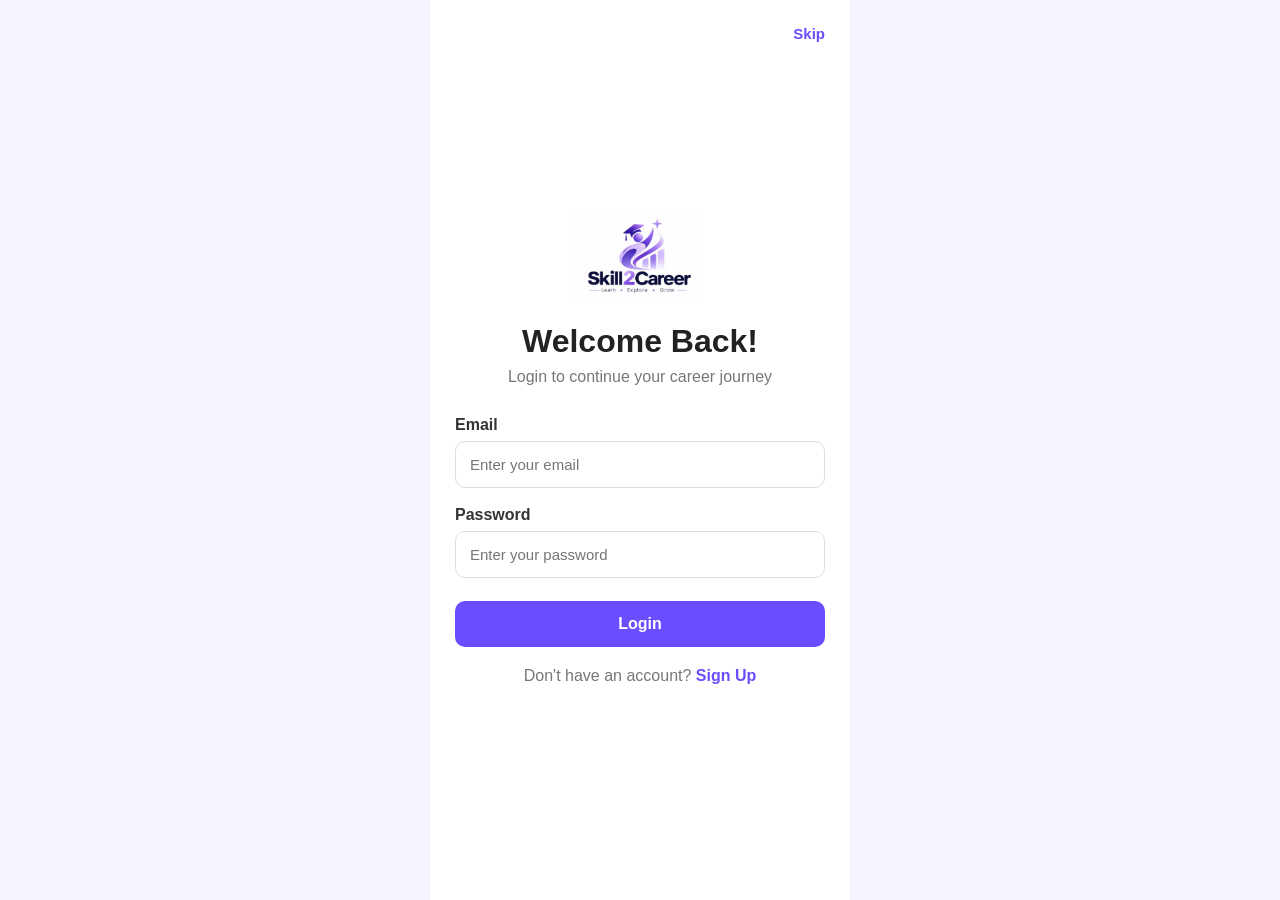
<file: login.html>
<!DOCTYPE html>
<html lang="en">
<head>
    <meta charset="UTF-8">
    <meta name="viewport" content="width=device-width, initial-scale=1.0">
    <title>Skill2Career - Login</title>

    <style>
        * {
            margin: 0;
            padding: 0;
            box-sizing: border-box;
            font-family: Arial, sans-serif;
        }

        body {
            min-height: 100vh;
            background: #f5f3ff;
            display: flex;
            justify-content: center;
            align-items: center;
        }

        .login-container {
            width: 100%;
            max-width: 420px;
            min-height: 100vh;
            background: white;
            padding: 25px;
            position: relative;
            display: flex;
            flex-direction: column;
            justify-content: center;
        }

        /* Skip Button */
        .skip-btn {
            position: absolute;
            top: 25px;
            right: 25px;
            text-decoration: none;
            color: #6c4cff;
            font-size: 15px;
            font-weight: 600;
        }

        .logo {
            text-align: center;
            margin-bottom: 20px;
        }

        .logo img {
            width: 130px;
        }

        h1 {
            text-align: center;
            color: #222;
            margin-bottom: 8px;
        }

        .subtitle {
            text-align: center;
            color: #777;
            margin-bottom: 30px;
        }

        .input-box {
            margin-bottom: 18px;
        }

        .input-box label {
            display: block;
            margin-bottom: 7px;
            font-weight: 600;
            color: #333;
        }

        .input-box input {
            width: 100%;
            padding: 14px;
            border: 1px solid #ddd;
            border-radius: 10px;
            outline: none;
            font-size: 15px;
        }

        .input-box input:focus {
            border-color: #6c4cff;
        }

        .login-btn {
            width: 100%;
            padding: 14px;
            border: none;
            border-radius: 10px;
            background: #6c4cff;
            color: white;
            font-size: 16px;
            font-weight: bold;
            cursor: pointer;
            margin-top: 5px;
        }

        .login-btn:hover {
            background: #5738e8;
        }

        .signup {
            text-align: center;
            margin-top: 20px;
            color: #777;
        }

        .signup a {
            color: #6c4cff;
            text-decoration: none;
            font-weight: 600;
        }
    </style>
</head>

<body>

    <div class="login-container">

        <!-- Skip -->
        <a href="home.html" class="skip-btn">Skip</a>

        <!-- Logo -->
        <div class="logo">
            <img src="skill2career.jpg" alt="Skill2Career">
        </div>

        <h1>Welcome Back!</h1>
        <p class="subtitle">Login to continue your career journey</p>

        <form>

            <div class="input-box">
                <label>Email</label>
                <input type="email" placeholder="Enter your email" required>
            </div>

            <div class="input-box">
                <label>Password</label>
                <input type="password" placeholder="Enter your password" required>
            </div>

            <button type="submit" class="login-btn">
                Login
            </button>

        </form>

        <p class="signup">
            Don't have an account?
            <a href="#">Sign Up</a>
        </p>

    </div>

</body>
</html>
</file>
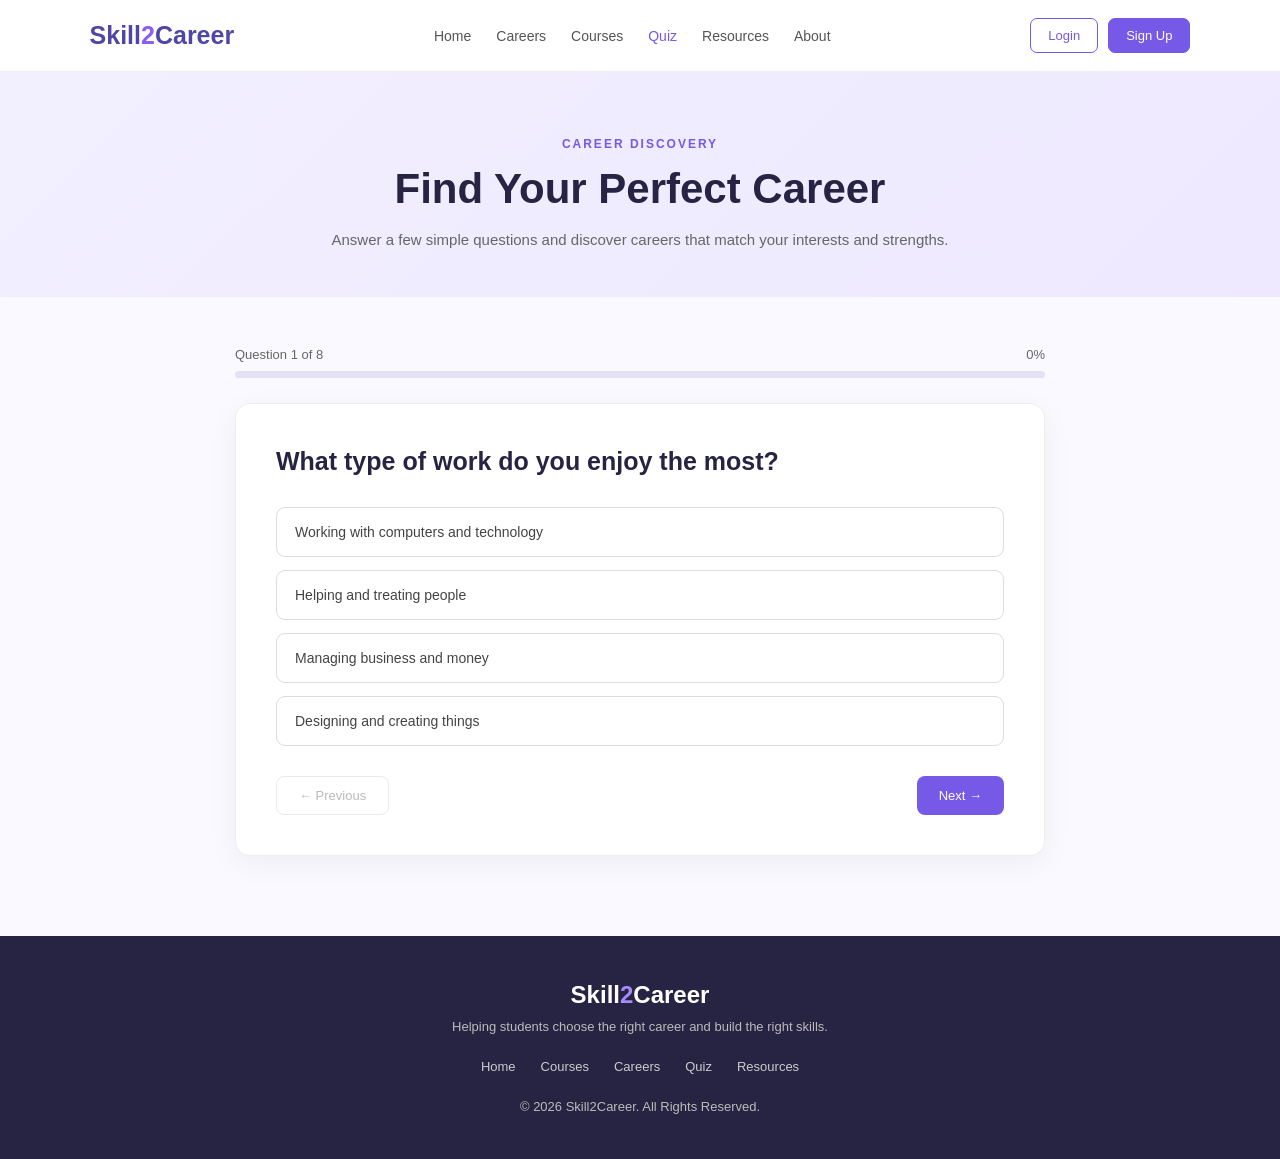
<file: quiz.html>
<!DOCTYPE html>
<html lang="en">
<head>
    <meta charset="UTF-8">
    <meta name="viewport" content="width=device-width, initial-scale=1.0">

    <title>Career Quiz - Skill2Career</title>

    <link rel="stylesheet" href="quiz.css">
</head>

<body>

    <!-- ================= NAVBAR ================= -->

    <nav class="navbar">

        <div class="logo">
            Skill<span>2</span>Career
        </div>

        <div class="nav-links">
            <a href="home.html">Home</a>
            <a href="#">Careers</a>
            <a href="courses.html">Courses</a>
            <a href="quiz.html" class="active">Quiz</a>
            <a href="#">Resources</a>
            <a href="#">About</a>
        </div>

        <div class="nav-buttons">

            <button class="login-btn"
                onclick="window.location.href='login.html'">
                Login
            </button>

            <button class="signup-btn"
                onclick="window.location.href='signup.html'">
                Sign Up
            </button>

        </div>

    </nav>


    <!-- ================= QUIZ HEADER ================= -->

    <section class="quiz-header">

        <p class="small-title">CAREER DISCOVERY</p>

        <h1>Find Your Perfect Career</h1>

        <p>
            Answer a few simple questions and discover
            careers that match your interests and strengths.
        </p>

    </section>


    <!-- ================= QUIZ ================= -->

    <main class="quiz-container">

        <!-- Progress -->

        <div class="progress-area">

            <div class="progress-info">
                <span id="questionNumber">
                    Question 1 of 8
                </span>

                <span id="progressPercent">
                    0%
                </span>
            </div>

            <div class="progress-bar">
                <div id="progress"></div>
            </div>

        </div>


        <!-- Question -->

        <div class="question-card">

            <h2 id="question">
                What type of work do you enjoy the most?
            </h2>

            <div id="options" class="options">

                <!-- Options JavaScript se aayenge -->

            </div>


            <div class="quiz-buttons">

                <button
                    id="previousBtn"
                    class="previous-btn"
                    onclick="previousQuestion()"
                    disabled>
                    ← Previous
                </button>

                <button
                    id="nextBtn"
                    class="next-btn"
                    onclick="nextQuestion()">
                    Next →
                </button>

            </div>

        </div>

    </main>


    <!-- ================= RESULT ================= -->

    <section
        id="resultSection"
        class="result-section">

        <div class="result-card">

            <div class="result-icon">
                🎯
            </div>

            <p class="result-small">
                YOUR RECOMMENDED CAREER
            </p>

            <h2 id="resultCareer">
                Software Developer
            </h2>

            <p id="resultDescription">
                Your answers indicate that you may enjoy
                technology and problem-solving careers.
            </p>

            <div class="result-buttons">

                <button
                    onclick="viewResultCareer()"
                    class="result-primary">
                    View Career Details →
                </button>

                <button
                    onclick="restartQuiz()"
                    class="result-secondary">
                    Retake Quiz
                </button>

            </div>

        </div>

    </section>


    <!-- ================= FOOTER ================= -->

    <footer>

        <div class="footer-logo">
            Skill<span>2</span>Career
        </div>

        <p>
            Helping students choose the right career
            and build the right skills.
        </p>

        <div class="footer-links">

            <a href="home.html">Home</a>
            <a href="courses.html">Courses</a>
            <a href="home.html">Careers</a>
            <a href="quiz.html">Quiz</a>
            <a href="resources.html">Resources</a>

        </div>

        <p class="copyright">
            © 2026 Skill2Career. All Rights Reserved.
        </p>

    </footer>


    <script src="quiz.js"></script>

</body>
</html>
</file>
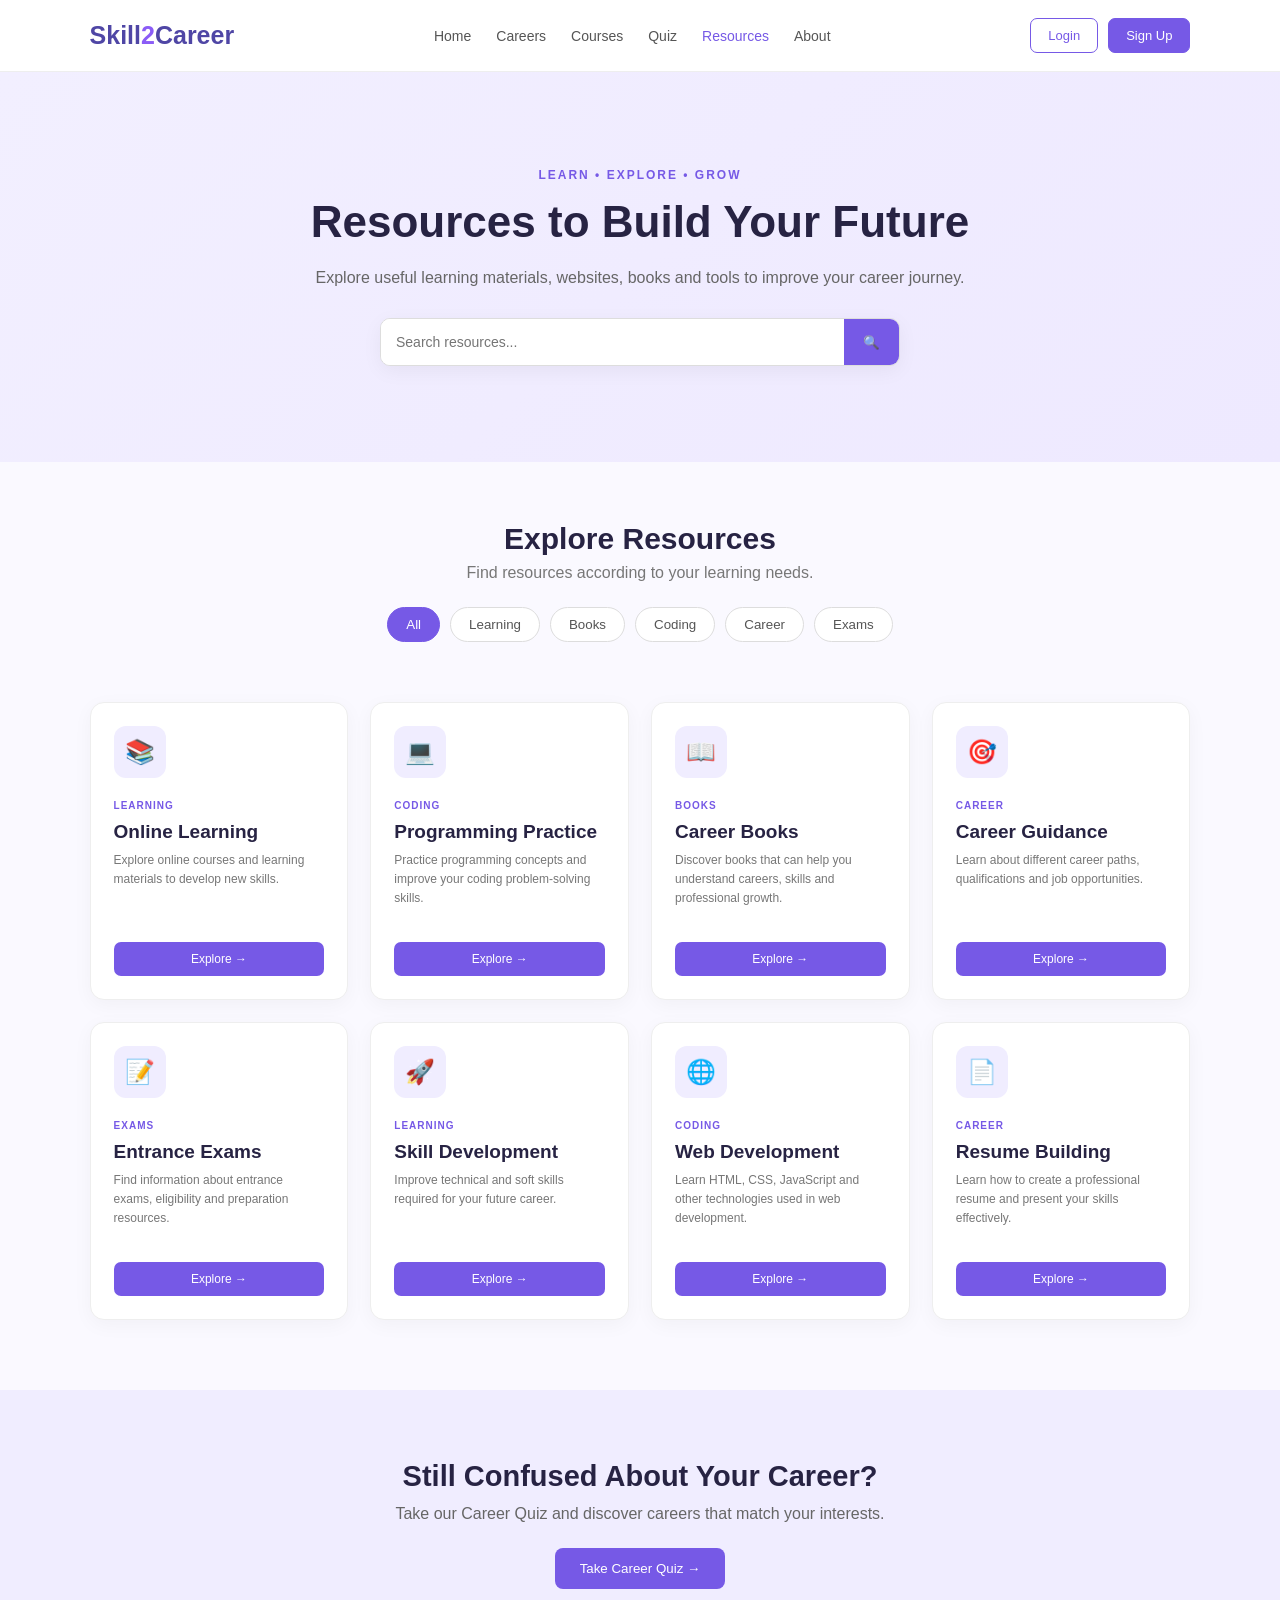
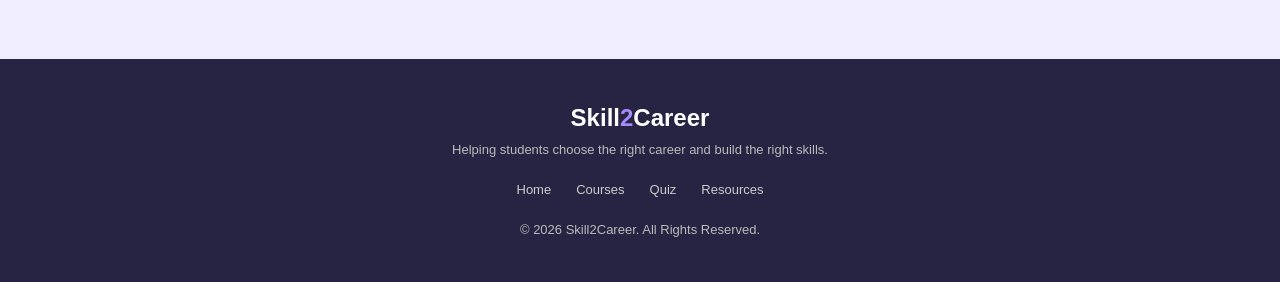
<file: resources.html>
<!DOCTYPE html>
<html lang="en">
<head>
    <meta charset="UTF-8">
    <meta name="viewport" content="width=device-width, initial-scale=1.0">

    <title>Resources - Skill2Career</title>

    <link rel="stylesheet" href="resources.css">
</head>

<body>

    <!-- ================= NAVBAR ================= -->

    <nav class="navbar">

        <div class="logo">
            Skill<span>2</span>Career
        </div>

        <div class="nav-links">
            <a href="home.html">Home</a>
            <a href="#">Careers</a>
            <a href="courses.html">Courses</a>
            <a href="quiz.html">Quiz</a>
            <a href="resources.html" class="active">Resources</a>
            <a href="#">About</a>
        </div>

        <div class="nav-buttons">

            <button class="login-btn"
                onclick="window.location.href='login.html'">
                Login
            </button>

            <button class="signup-btn"
                onclick="window.location.href='signup.html'">
                Sign Up
            </button>

        </div>

    </nav>


    <!-- ================= HERO ================= -->

    <section class="resource-hero">

        <div class="hero-content">

            <p class="small-title">LEARN • EXPLORE • GROW</p>

            <h1>Resources to Build Your Future</h1>

            <p>
                Explore useful learning materials, websites,
                books and tools to improve your career journey.
            </p>

            <div class="search-box">

                <input
                    type="text"
                    id="resourceSearch"
                    placeholder="Search resources..."
                    onkeyup="searchResources()">

                <button onclick="searchResources()">
                    🔍
                </button>

            </div>

        </div>

    </section>


    <!-- ================= CATEGORIES ================= -->

    <section class="resource-categories">

        <h2>Explore Resources</h2>

        <p>
            Find resources according to your learning needs.
        </p>

        <div class="category-buttons">

            <button
                class="category active"
                onclick="filterResources('all', this)">
                All
            </button>

            <button
                class="category"
                onclick="filterResources('learning', this)">
                Learning
            </button>

            <button
                class="category"
                onclick="filterResources('books', this)">
                Books
            </button>

            <button
                class="category"
                onclick="filterResources('coding', this)">
                Coding
            </button>

            <button
                class="category"
                onclick="filterResources('career', this)">
                Career
            </button>

            <button
                class="category"
                onclick="filterResources('exam', this)">
                Exams
            </button>

        </div>

    </section>


    <!-- ================= RESOURCE CARDS ================= -->

    <section class="resources-section">

        <div class="resources-container">


            <!-- RESOURCE 1 -->

            <div class="resource-card"
                data-category="learning"
                data-name="Online Learning">

                <div class="resource-icon">
                    📚
                </div>

                <span class="resource-category">
                    Learning
                </span>

                <h3>Online Learning</h3>

                <p>
                    Explore online courses and learning
                    materials to develop new skills.
                </p>

                <button onclick="openResource('Online Learning')">
                    Explore →
                </button>

            </div>


            <!-- RESOURCE 2 -->

            <div class="resource-card"
                data-category="coding"
                data-name="Programming Practice">

                <div class="resource-icon">
                    💻
                </div>

                <span class="resource-category">
                    Coding
                </span>

                <h3>Programming Practice</h3>

                <p>
                    Practice programming concepts and
                    improve your coding problem-solving skills.
                </p>

                <button onclick="openResource('Programming Practice')">
                    Explore →
                </button>

            </div>


            <!-- RESOURCE 3 -->

            <div class="resource-card"
                data-category="books"
                data-name="Career Books">

                <div class="resource-icon">
                    📖
                </div>

                <span class="resource-category">
                    Books
                </span>

                <h3>Career Books</h3>

                <p>
                    Discover books that can help you understand
                    careers, skills and professional growth.
                </p>

                <button onclick="openResource('Career Books')">
                    Explore →
                </button>

            </div>


            <!-- RESOURCE 4 -->

            <div class="resource-card"
                data-category="career"
                data-name="Career Guidance">

                <div class="resource-icon">
                    🎯
                </div>

                <span class="resource-category">
                    Career
                </span>

                <h3>Career Guidance</h3>

                <p>
                    Learn about different career paths,
                    qualifications and job opportunities.
                </p>

                <button onclick="openResource('Career Guidance')">
                    Explore →
                </button>

            </div>


            <!-- RESOURCE 5 -->

            <div class="resource-card"
                data-category="exam"
                data-name="Entrance Exams">

                <div class="resource-icon">
                    📝
                </div>

                <span class="resource-category">
                    Exams
                </span>

                <h3>Entrance Exams</h3>

                <p>
                    Find information about entrance exams,
                    eligibility and preparation resources.
                </p>

                <button onclick="openResource('Entrance Exams')">
                    Explore →
                </button>

            </div>


            <!-- RESOURCE 6 -->

            <div class="resource-card"
                data-category="learning"
                data-name="Skill Development">

                <div class="resource-icon">
                    🚀
                </div>

                <span class="resource-category">
                    Learning
                </span>

                <h3>Skill Development</h3>

                <p>
                    Improve technical and soft skills required
                    for your future career.
                </p>

                <button onclick="openResource('Skill Development')">
                    Explore →
                </button>

            </div>


            <!-- RESOURCE 7 -->

            <div class="resource-card"
                data-category="coding"
                data-name="Web Development">

                <div class="resource-icon">
                    🌐
                </div>

                <span class="resource-category">
                    Coding
                </span>

                <h3>Web Development</h3>

                <p>
                    Learn HTML, CSS, JavaScript and other
                    technologies used in web development.
                </p>

                <button onclick="openResource('Web Development')">
                    Explore →
                </button>

            </div>


            <!-- RESOURCE 8 -->

            <div class="resource-card"
                data-category="career"
                data-name="Resume Building">

                <div class="resource-icon">
                    📄
                </div>

                <span class="resource-category">
                    Career
                </span>

                <h3>Resume Building</h3>

                <p>
                    Learn how to create a professional resume
                    and present your skills effectively.
                </p>

                <button onclick="openResource('Resume Building')">
                    Explore →
                </button>

            </div>


        </div>

        <p id="noResult" class="no-result">
            No resources found.
        </p>

    </section>


    <!-- ================= CTA ================= -->

    <section class="resource-cta">

        <h2>Still Confused About Your Career?</h2>

        <p>
            Take our Career Quiz and discover careers
            that match your interests.
        </p>

        <button onclick="window.location.href='quiz.html'">
            Take Career Quiz →
        </button>

    </section>


    <!-- ================= FOOTER ================= -->

    <footer>

        <div class="footer-logo">
            Skill<span>2</span>Career
        </div>

        <p>
            Helping students choose the right career
            and build the right skills.
        </p>

        <div class="footer-links">

            <a href="home.html">Home</a>
            <a href="courses.html">Courses</a>
            <a href="quiz.html">Quiz</a>
            <a href="resources.html">Resources</a>
            

        </div>

        <p class="copyright">
            © 2026 Skill2Career. All Rights Reserved.
        </p>

    </footer>


    <script src="resources.js"></script>

</body>
</html>
</file>
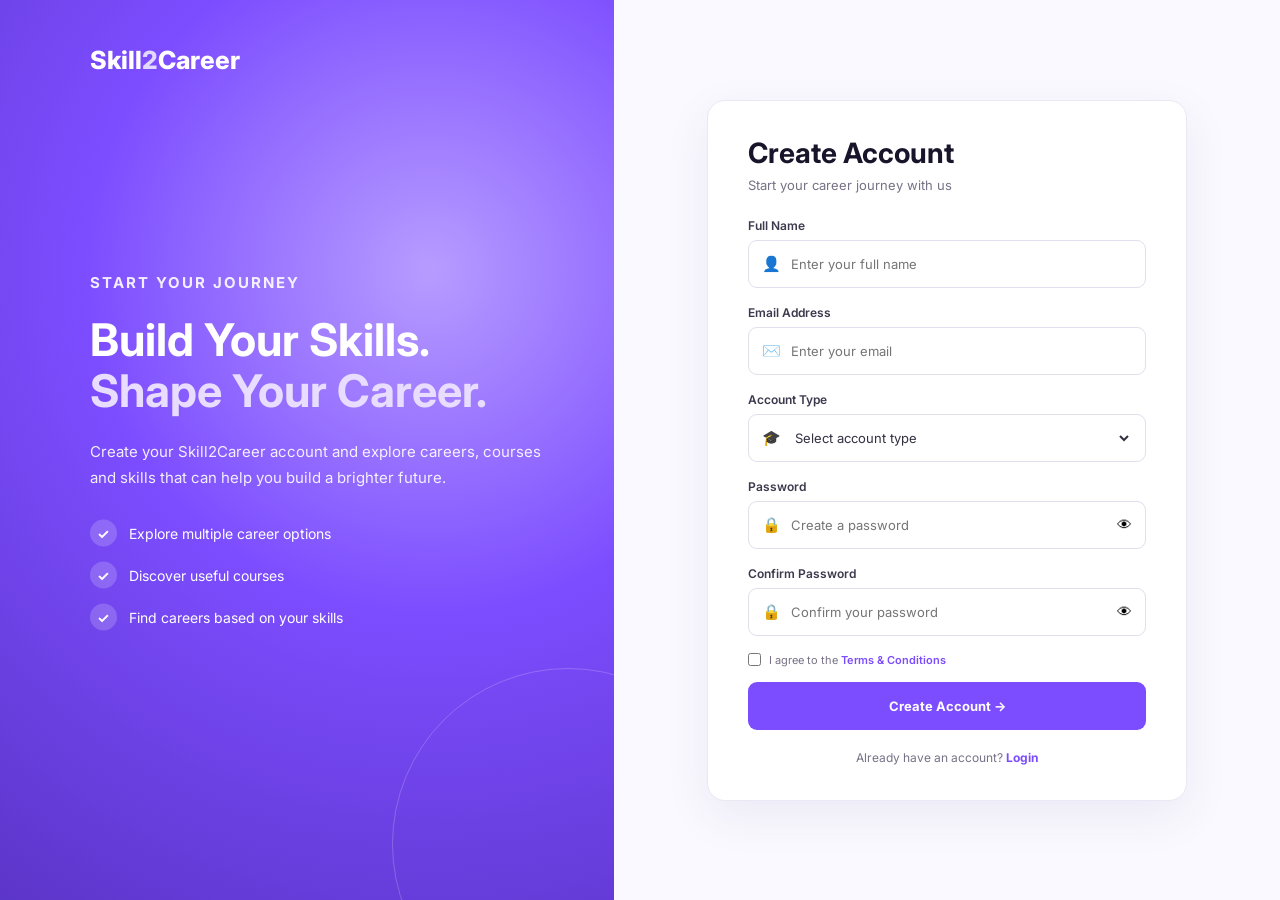
<file: signup.html>
<!DOCTYPE html>
<html lang="en">
<head>
    <meta charset="UTF-8">
    <meta name="viewport" content="width=device-width, initial-scale=1.0">

    <title>Sign Up - Skill2Career</title>

    <link rel="stylesheet" href="signup.css">

    <link href="https://fonts.googleapis.com/css2?family=Inter:wght@400;500;600;700;800&display=swap" rel="stylesheet">
</head>

<body>

    <div class="signup-page">

        <!-- LEFT SIDE -->

        <div class="signup-left">

            <div class="brand">
                Skill<span>2</span>Career
            </div>

            <div class="left-content">

                <p class="small-title">
                    START YOUR JOURNEY
                </p>

                <h1>
                    Build Your Skills.<br>
                    <span>Shape Your Career.</span>
                </h1>

                <p>
                    Create your Skill2Career account and explore
                    careers, courses and skills that can help you
                    build a brighter future.
                </p>

                <div class="benefits">

                    <div>
                        <span>✓</span>
                        Explore multiple career options
                    </div>

                    <div>
                        <span>✓</span>
                        Discover useful courses
                    </div>

                    <div>
                        <span>✓</span>
                        Find careers based on your skills
                    </div>

                </div>

            </div>

        </div>


        <!-- RIGHT SIDE -->

        <div class="signup-right">

            <div class="signup-card">

                <div class="mobile-logo">
                    Skill<span>2</span>Career
                </div>

                <h2>Create Account</h2>

                <p class="subtitle">
                    Start your career journey with us
                </p>


                <!-- FORM -->

                <form id="signupForm">


                    <!-- NAME -->

                    <label>Full Name</label>

                    <div class="input-box">
                        <span>👤</span>

                        <input
                            type="text"
                            id="name"
                            placeholder="Enter your full name"
                            required
                        >
                    </div>


                    <!-- EMAIL -->

                    <label>Email Address</label>

                    <div class="input-box">
                        <span>✉️</span>

                        <input
                            type="email"
                            id="email"
                            placeholder="Enter your email"
                            required
                        >
                    </div>


                    <!-- ROLE -->

                    <label>Account Type</label>

                    <div class="input-box">

                        <span>🎓</span>

                        <select id="role" required>

                            <option value="">
                                Select account type
                            </option>

                            <option value="student">
                                Student
                            </option>

                            <option value="mentor">
                                Mentor
                            </option>

                            <option value="admin">
                                Admin
                            </option>

                        </select>

                    </div>


                    <!-- PASSWORD -->

                    <label>Password</label>

                    <div class="input-box">

                        <span>🔒</span>

                        <input
                            type="password"
                            id="password"
                            placeholder="Create a password"
                            required
                        >

                        <button
                            type="button"
                            class="eye"
                            onclick="togglePassword('password', this)"
                        >
                            👁
                        </button>

                    </div>


                    <!-- CONFIRM PASSWORD -->

                    <label>Confirm Password</label>

                    <div class="input-box">

                        <span>🔒</span>

                        <input
                            type="password"
                            id="confirmPassword"
                            placeholder="Confirm your password"
                            required
                        >

                        <button
                            type="button"
                            class="eye"
                            onclick="togglePassword('confirmPassword', this)"
                        >
                            👁
                        </button>

                    </div>


                    <!-- TERMS -->

                    <div class="terms">

                        <input
                            type="checkbox"
                            id="terms"
                            required
                        >

                        <label for="terms">
                            I agree to the
                            <a href="#">Terms & Conditions</a>
                        </label>

                    </div>


                    <!-- MESSAGE -->

                    <p id="message"></p>


                    <!-- CREATE ACCOUNT -->

                    <button
                        type="submit"
                        class="create-btn"
                    >
                        Create Account →
                    </button>


                </form>


                <!-- LOGIN -->

                <p class="login-text">

                    Already have an account?

                    <a href="login.html">
                        Login
                    </a>

                </p>


            </div>

        </div>

    </div>


    <script src="signup.js"></script>

</body>
</html>
</file>
<file: about.css>
/* ================= GENERAL ================= */

* {
    margin: 0;
    padding: 0;
    box-sizing: border-box;
}

body {

    font-family: Arial, sans-serif;

    background: #faf9ff;

    color: #222;

}


/* ================= NAVBAR ================= */

.navbar {

    height: 72px;

    width: 100%;

    background: white;

    display: flex;

    align-items: center;

    justify-content: space-between;

    padding: 0 7%;

    border-bottom: 1px solid #eee;

}


.logo {

    font-size: 25px;

    font-weight: 700;

    color: #4f46a5;

}


.logo span {

    color: #8b5cf6;

}


.nav-links {

    display: flex;

    gap: 25px;

}


.nav-links a {

    text-decoration: none;

    color: #555;

    font-size: 14px;

    transition: 0.3s;

}


.nav-links a:hover,
.nav-links a.active {

    color: #7659e6;

}


.nav-buttons {

    display: flex;

    gap: 10px;

}


.nav-buttons button {

    padding: 9px 17px;

    border-radius: 7px;

    cursor: pointer;

    font-size: 13px;

}


.login-btn {

    background: white;

    border: 1px solid #7659e6;

    color: #7659e6;

}


.signup-btn {

    background: #7659e6;

    color: white;

    border: 1px solid #7659e6;

}


/* ================= HERO ================= */

.about-hero {

    min-height: 400px;

    display: flex;

    align-items: center;

    justify-content: center;

    text-align: center;

    padding: 60px 20px;

    background:
        linear-gradient(
            135deg,
            #f2efff,
            #eee9ff
        );

}


.hero-content {

    max-width: 800px;

}


.small-title {

    color: #7659e6;

    font-size: 11px;

    font-weight: bold;

    letter-spacing: 2px;

    margin-bottom: 15px;

}


.hero-content h1 {

    font-size: 46px;

    line-height: 1.2;

    color: #272343;

    margin-bottom: 20px;

}


.hero-content h1 span {

    color: #7659e6;

}


.hero-content > p:last-child {

    color: #666;

    font-size: 16px;

    line-height: 1.7;

}


/* ================= ABOUT SECTION ================= */

.about-section {

    max-width: 1100px;

    margin: auto;

    padding: 90px 25px;

    display: grid;

    grid-template-columns: 1fr 1fr;

    gap: 70px;

    align-items: center;

}


.about-image {

    min-height: 330px;

    background: #f0edff;

    border-radius: 20px;

    display: flex;

    align-items: center;

    justify-content: center;

}


.about-icon {

    width: 150px;

    height: 150px;

    border-radius: 30px;

    background: white;

    display: flex;

    align-items: center;

    justify-content: center;

    font-size: 75px;

    box-shadow:
        0 15px 35px rgba(0,0,0,0.08);

}


.about-content h2 {

    color: #272343;

    font-size: 32px;

    margin-bottom: 20px;

}


.about-content p:not(.small-title) {

    color: #666;

    font-size: 14px;

    line-height: 1.8;

    margin-bottom: 15px;

}


/* ================= MISSION ================= */

.mission-section {

    padding: 80px 7%;

    background: white;

}


.section-heading {

    text-align: center;

    margin-bottom: 45px;

}


.section-heading h2 {

    color: #272343;

    font-size: 30px;

    margin-top: 8px;

}


.feature-grid {

    max-width: 1100px;

    margin: auto;

    display: grid;

    grid-template-columns:
        repeat(4, 1fr);

    gap: 20px;

}


.feature-card {

    padding: 25px;

    background: #faf9ff;

    border: 1px solid #eee;

    border-radius: 14px;

    text-align: center;

    transition: 0.3s;

}


.feature-card:hover {

    transform: translateY(-5px);

    box-shadow:
        0 10px 25px rgba(0,0,0,0.06);

}


.feature-icon {

    width: 55px;

    height: 55px;

    margin: auto;

    display: flex;

    align-items: center;

    justify-content: center;

    background: #f0edff;

    border-radius: 12px;

    font-size: 25px;

    margin-bottom: 18px;

}


.feature-card h3 {

    color: #272343;

    font-size: 18px;

    margin-bottom: 10px;

}


.feature-card p {

    color: #777;

    font-size: 12px;

    line-height: 1.6;

}


/* ================= HOW IT WORKS ================= */

.how-section {

    padding: 80px 7%;

}


.steps {

    max-width: 1100px;

    margin: auto;

    display: grid;

    grid-template-columns:
        repeat(4, 1fr);

    gap: 25px;

}


.step {

    text-align: center;

    position: relative;

}


.step-number {

    width: 55px;

    height: 55px;

    margin: auto;

    display: flex;

    align-items: center;

    justify-content: center;

    background: #7659e6;

    color: white;

    border-radius: 50%;

    font-size: 13px;

    font-weight: bold;

    margin-bottom: 18px;

}


.step h3 {

    color: #272343;

    font-size: 18px;

    margin-bottom: 8px;

}


.step p {

    color: #777;

    font-size: 12px;

    line-height: 1.5;

}


/* ================= CTA ================= */

.about-cta {

    text-align: center;

    padding: 75px 20px;

    background: #f0edff;

}


.about-cta h2 {

    color: #272343;

    font-size: 30px;

    margin-bottom: 12px;

}


.about-cta p {

    color: #666;

    margin-bottom: 25px;

}


.cta-buttons {

    display: flex;

    justify-content: center;

    gap: 12px;

}


.cta-buttons button {

    padding: 12px 22px;

    border-radius: 8px;

    cursor: pointer;

    font-size: 13px;

}


.cta-buttons button:first-child {

    border: none;

    background: #7659e6;

    color: white;

}


.cta-buttons button:last-child {

    border: 1px solid #7659e6;

    background: white;

    color: #7659e6;

}


/* ================= FOOTER ================= */

footer {

    background: #272343;

    color: white;

    text-align: center;

    padding: 45px 20px;

}


.footer-logo {

    font-size: 24px;

    font-weight: bold;

    margin-bottom: 10px;

}


.footer-logo span {

    color: #a78bfa;

}


footer > p {

    color: #bbb;

    font-size: 13px;

}


.footer-links {

    display: flex;

    justify-content: center;

    gap: 25px;

    margin: 25px 0;

}


.footer-links a {

    color: #ccc;

    text-decoration: none;

    font-size: 13px;

}


.footer-links a:hover {

    color: white;

}


.copyright {

    margin-top: 20px;

}


/* ================= RESPONSIVE ================= */

@media (max-width: 900px) {

    .nav-links {

        display: none;

    }


    .about-section {

        grid-template-columns: 1fr;

        gap: 40px;

    }


    .feature-grid {

        grid-template-columns:
            repeat(2, 1fr);

    }


    .steps {

        grid-template-columns:
            repeat(2, 1fr);

        gap: 40px;

    }

}


@media (max-width: 600px) {

    .navbar {

        padding: 0 20px;

    }


    .logo {

        font-size: 21px;

    }


    .nav-buttons button {

        padding: 7px 10px;

        font-size: 11px;

    }


    .hero-content h1 {

        font-size: 32px;

    }


    .about-section {

        padding: 60px 20px;

    }


    .about-content h2 {

        font-size: 27px;

    }


    .feature-grid {

        grid-template-columns: 1fr;

    }


    .steps {

        grid-template-columns: 1fr;

    }


    .cta-buttons {

        flex-direction: column;

        max-width: 300px;

        margin: auto;

    }

}
</file>
<file: career-details.css>
/* ================= GENERAL ================= */

* {
    margin: 0;
    padding: 0;
    box-sizing: border-box;
}

body {
    font-family: Arial, Helvetica, sans-serif;
    background: #f5f7fb;
    color: #1f2937;
    line-height: 1.6;
}


/* ================= NAVBAR ================= */

.navbar {
    width: 100%;
    height: 72px;
    background: #ffffff;
    display: flex;
    align-items: center;
    justify-content: space-between;
    padding: 0 6%;
    border-bottom: 1px solid #e5e7eb;
    position: sticky;
    top: 0;
    z-index: 1000;
}

.logo {
    font-size: 25px;
    font-weight: 800;
    color: #172554;
}

.logo span {
    color: #6366f1;
}

.nav-links {
    display: flex;
    align-items: center;
    gap: 28px;
}

.nav-links a {
    text-decoration: none;
    color: #374151;
    font-size: 15px;
    font-weight: 600;
    transition: 0.3s;
}

.nav-links a:hover {
    color: #4f46e5;
}

.home-btn {
    border: 1px solid #6366f1;
    background: #ffffff;
    color: #4f46e5;
    padding: 9px 20px;
    border-radius: 8px;
    cursor: pointer;
    font-weight: 600;
}

.home-btn:hover {
    background: #4f46e5;
    color: white;
}


/* ================= CAREER HERO ================= */

.career-hero {
    min-height: 210px;
    background: linear-gradient(135deg, #eef2ff, #e0e7ff);
    display: flex;
    align-items: center;
    gap: 28px;
    padding: 40px 8%;
}

.career-icon-box {
    width: 105px;
    height: 105px;
    background: #ffffff;
    border-radius: 24px;
    display: flex;
    align-items: center;
    justify-content: center;
    box-shadow: 0 8px 25px rgba(0, 0, 0, 0.08);
    flex-shrink: 0;
}

#careerIcon {
    font-size: 50px;
}

.career-hero-content {
    flex: 1;
}

.career-category {
    color: #4f46e5;
    font-size: 15px;
    font-weight: 700;
    margin-bottom: 4px;
}

.career-hero h1 {
    font-size: 42px;
    color: #111827;
    margin-bottom: 8px;
}

.career-hero p {
    color: #4b5563;
    font-size: 16px;
    max-width: 750px;
}

.save-container {
    align-self: flex-start;
    margin-top: 15px;
}

.save-btn {
    background: #ffffff;
    color: #4f46e5;
    border: 1px solid #6366f1;
    padding: 11px 20px;
    border-radius: 9px;
    font-size: 14px;
    font-weight: 600;
    cursor: pointer;
    transition: 0.3s;
}

.save-btn:hover {
    background: #4f46e5;
    color: #ffffff;
}


/* ================= MAIN CONTAINER ================= */

.career-container {
    width: 88%;
    max-width: 1100px;
    margin: 35px auto 60px;
}


/* ================= SECTIONS ================= */

.career-section {
    background: #ffffff;
    padding: 28px 32px;
    margin-bottom: 24px;
    border-radius: 15px;
    border: 1px solid #e5e7eb;
    box-shadow: 0 5px 18px rgba(0, 0, 0, 0.04);
}

.career-section h2 {
    font-size: 23px;
    color: #111827;
    margin-bottom: 16px;
}

.career-section p {
    color: #4b5563;
    font-size: 15px;
}


/* ================= QUICK INFORMATION ================= */

.quick-info {
    display: grid;
    grid-template-columns: repeat(4, 1fr);
    gap: 18px;
}

.info-box {
    min-height: 100px;
    background: #f8fafc;
    border: 1px solid #e5e7eb;
    border-radius: 12px;
    padding: 18px;
    display: flex;
    align-items: center;
    gap: 13px;
}

.info-icon {
    font-size: 27px;
    flex-shrink: 0;
}

.info-box small {
    display: block;
    color: #6b7280;
    font-size: 12px;
    margin-bottom: 4px;
}

.info-box strong {
    display: block;
    color: #111827;
    font-size: 14px;
}


/* ================= SKILLS ================= */

.skills-container {
    display: flex;
    flex-wrap: wrap;
    gap: 10px;
}

.skills-container span {
    background: #eef2ff;
    color: #4338ca;
    border: 1px solid #c7d2fe;
    padding: 8px 14px;
    border-radius: 20px;
    font-size: 14px;
    font-weight: 600;
}


/* ================= LISTS ================= */

.details-list {
    padding-left: 22px;
}

.details-list li {
    margin-bottom: 10px;
    color: #4b5563;
    font-size: 15px;
}

.details-list li::marker {
    color: #6366f1;
}


/* ================= ELIGIBILITY ================= */

#eligibility {
    background: #f8fafc;
    border-left: 4px solid #6366f1;
    padding: 15px 18px;
    border-radius: 8px;
}


/* ================= BACK BUTTON ================= */

.back-container {
    text-align: center;
    margin-top: 35px;
}

.back-btn {
    background: #4f46e5;
    color: #ffffff;
    border: none;
    padding: 12px 25px;
    border-radius: 9px;
    font-size: 15px;
    font-weight: 600;
    cursor: pointer;
    transition: 0.3s;
}

.back-btn:hover {
    background: #3730a3;
}


/* ================= RESPONSIVE ================= */

@media (max-width: 900px) {

    .nav-links {
        gap: 15px;
    }

    .quick-info {
        grid-template-columns: repeat(2, 1fr);
    }

    .career-hero h1 {
        font-size: 34px;
    }
}


@media (max-width: 650px) {

    .navbar {
        height: auto;
        padding: 18px 5%;
        flex-wrap: wrap;
        gap: 15px;
    }

    .nav-links {
        order: 3;
        width: 100%;
        justify-content: center;
        flex-wrap: wrap;
    }

    .career-hero {
        flex-direction: column;
        align-items: flex-start;
        padding: 35px 6%;
    }

    .career-hero h1 {
        font-size: 30px;
    }

    .save-container {
        align-self: flex-start;
        margin-top: 0;
    }

    .career-container {
        width: 92%;
    }

    .career-section {
        padding: 22px;
    }

    .quick-info {
        grid-template-columns: 1fr;
    }
}
</file>
<file: courses.css>
/* ================= GENERAL ================= */

* {
    margin: 0;
    padding: 0;
    box-sizing: border-box;
}

body {
    font-family: Arial, sans-serif;
    background: #faf9ff;
    color: #222;
}


/* ================= NAVBAR ================= */

.navbar {
    height: 72px;
    width: 100%;
    background: white;

    display: flex;
    align-items: center;
    justify-content: space-between;

    padding: 0 7%;

    border-bottom: 1px solid #eee;
}

.logo {
    font-size: 25px;
    font-weight: 700;
    color: #4f46a5;
}

.logo span {
    color: #8b5cf6;
}

.nav-links {
    display: flex;
    gap: 25px;
}

.nav-links a {
    text-decoration: none;
    color: #555;
    font-size: 14px;
    transition: 0.3s;
}

.nav-links a:hover,
.nav-links a.active {
    color: #6d5dfc;
}

.nav-buttons {
    display: flex;
    gap: 10px;
}

.nav-buttons button {
    padding: 9px 17px;
    border-radius: 7px;
    cursor: pointer;
    font-size: 13px;
}

.login-btn {
    background: white;
    border: 1px solid #7659e6;
    color: #7659e6;
}

.signup-btn {
    background: #7659e6;
    color: white;
    border: 1px solid #7659e6;
}


/* ================= HERO ================= */

.course-hero {
    min-height: 390px;

    display: flex;
    align-items: center;
    justify-content: center;

    text-align: center;

    background: linear-gradient(
        135deg,
        #f2efff,
        #eee9ff
    );

    padding: 50px 20px;
}

.hero-content {
    max-width: 750px;
}

.small-title {
    color: #7659e6;
    font-size: 12px;
    font-weight: bold;
    letter-spacing: 2px;
    margin-bottom: 15px;
}

.hero-content h1 {
    font-size: 46px;
    line-height: 1.15;
    color: #272343;
    margin-bottom: 18px;
}

.hero-content p:not(.small-title) {
    color: #666;
    font-size: 16px;
    line-height: 1.6;
}


/* ================= SEARCH ================= */

.search-box {
    width: 520px;
    max-width: 100%;

    margin: 28px auto 0;

    display: flex;

    background: white;

    border: 1px solid #ddd;

    border-radius: 10px;

    overflow: hidden;

    box-shadow: 0 5px 20px rgba(0,0,0,0.05);
}

.search-box input {
    flex: 1;

    border: none;
    outline: none;

    padding: 15px;

    font-size: 14px;
}

.search-box button {
    width: 55px;

    border: none;

    background: #7659e6;

    color: white;

    cursor: pointer;

    font-size: 17px;
}


/* ================= CATEGORIES ================= */

.categories {
    text-align: center;

    padding: 60px 7% 30px;
}

.categories h2 {
    font-size: 30px;
    color: #272343;
}

.section-text {
    color: #777;
    margin-top: 8px;
}

.category-buttons {
    display: flex;

    justify-content: center;

    flex-wrap: wrap;

    gap: 10px;

    margin-top: 25px;
}

.category {
    padding: 9px 18px;

    border: 1px solid #ddd;

    background: white;

    color: #555;

    border-radius: 20px;

    cursor: pointer;

    transition: 0.3s;
}

.category:hover,
.category.active {
    background: #7659e6;
    color: white;
    border-color: #7659e6;
}


/* ================= COURSES ================= */

.courses-section {
    padding: 30px 7% 70px;
}

.courses-container {
    display: grid;

    grid-template-columns:
        repeat(3, 1fr);

    gap: 25px;

    max-width: 1200px;

    margin: auto;
}

.course-card {
    background: white;

    border: 1px solid #eee;

    border-radius: 14px;

    padding: 25px;

    transition: 0.3s;

    box-shadow:
        0 5px 20px rgba(0,0,0,0.04);
}

.course-card:hover {
    transform: translateY(-5px);

    box-shadow:
        0 12px 30px rgba(0,0,0,0.08);
}

.course-icon {
    width: 55px;
    height: 55px;

    display: flex;

    align-items: center;
    justify-content: center;

    background: #f0edff;

    border-radius: 12px;

    font-size: 25px;

    margin-bottom: 18px;
}

.course-category {
    font-size: 11px;

    color: #7659e6;

    font-weight: bold;

    text-transform: uppercase;

    letter-spacing: 0.5px;
}

.course-card h3 {
    font-size: 23px;

    color: #272343;

    margin: 8px 0;
}

.course-card p {
    color: #777;

    font-size: 13px;

    line-height: 1.6;

    min-height: 62px;
}

.course-info {
    display: flex;

    gap: 15px;

    margin: 18px 0;

    font-size: 12px;

    color: #666;
}

.course-card > button {
    width: 100%;

    padding: 11px;

    border: none;

    border-radius: 7px;

    background: #7659e6;

    color: white;

    cursor: pointer;

    font-size: 13px;
}

.course-card > button:hover {
    background: #5c45c7;
}


/* ================= NO RESULT ================= */

.no-result {
    display: none;

    text-align: center;

    color: #777;

    padding: 40px;
}


/* ================= CTA ================= */

.course-cta {
    text-align: center;

    padding: 70px 20px;

    background: #f0edff;
}

.course-cta h2 {
    font-size: 30px;

    color: #272343;

    margin-bottom: 12px;
}

.course-cta p {
    color: #666;

    margin-bottom: 25px;
}

.course-cta button {
    padding: 13px 25px;

    border: none;

    border-radius: 8px;

    background: #7659e6;

    color: white;

    cursor: pointer;

    font-size: 14px;
}


/* ================= FOOTER ================= */

footer {
    background: #272343;

    color: white;

    text-align: center;

    padding: 45px 20px;
}

.footer-logo {
    font-size: 24px;

    font-weight: bold;

    margin-bottom: 10px;
}

.footer-logo span {
    color: #a78bfa;
}

footer > p {
    color: #bbb;

    font-size: 13px;
}

.footer-links {
    display: flex;

    justify-content: center;

    gap: 25px;

    margin: 25px 0;
}

.footer-links a {
    color: #ccc;

    text-decoration: none;

    font-size: 13px;
}

.footer-links a:hover {
    color: white;
}

.copyright {
    margin-top: 20px;
}


/* ================= RESPONSIVE ================= */

@media (max-width: 900px) {

    .nav-links {
        display: none;
    }

    .courses-container {
        grid-template-columns: repeat(2, 1fr);
    }

    .hero-content h1 {
        font-size: 38px;
    }
}


@media (max-width: 600px) {

    .navbar {
        padding: 0 20px;
    }

    .logo {
        font-size: 21px;
    }

    .nav-buttons button {
        padding: 7px 10px;
        font-size: 11px;
    }

    .course-hero {
        min-height: 350px;
    }

    .hero-content h1 {
        font-size: 32px;
    }

    .courses-container {
        grid-template-columns: 1fr;
    }

    .categories {
        padding-left: 20px;
        padding-right: 20px;
    }

    .courses-section {
        padding-left: 20px;
        padding-right: 20px;
    }

    .course-cta h2 {
        font-size: 24px;
    }
}
</file>
<file: dashboard.css>
/* ================= GENERAL ================= */

* {
    margin: 0;
    padding: 0;
    box-sizing: border-box;
}

body {
    font-family: Arial, sans-serif;
    background: #faf9ff;
    color: #222;
}


/* ================= NAVBAR ================= */

.navbar {
    height: 72px;
    width: 100%;

    background: white;

    display: flex;
    align-items: center;
    justify-content: space-between;

    padding: 0 7%;

    border-bottom: 1px solid #eee;
}

.logo {
    font-size: 25px;
    font-weight: 700;
    color: #4f46a5;
}

.logo span {
    color: #8b5cf6;
}

.nav-links {
    display: flex;
    gap: 25px;
}

.nav-links a {
    text-decoration: none;
    color: #555;
    font-size: 14px;
}

.nav-links a:hover,
.nav-links a.active {
    color: #7659e6;
}

.logout-btn {
    padding: 9px 18px;

    border: 1px solid #7659e6;

    background: white;

    color: #7659e6;

    border-radius: 7px;

    cursor: pointer;
}


/* ================= DASHBOARD ================= */

.dashboard {
    max-width: 1200px;

    margin: auto;

    padding: 50px 25px 80px;
}


/* ================= WELCOME ================= */

.welcome {
    background: linear-gradient(
        135deg,
        #f2efff,
        #eee9ff
    );

    border-radius: 16px;

    padding: 38px 40px;

    margin-bottom: 25px;
}

.small-title {
    color: #7659e6;

    font-size: 11px;

    font-weight: bold;

    letter-spacing: 1.5px;

    margin-bottom: 10px;
}

.welcome h1 {
    font-size: 32px;

    color: #272343;

    margin-bottom: 8px;
}

.welcome h1 span {
    color: #7659e6;
}

.welcome p:last-child {
    color: #666;

    font-size: 14px;
}


/* ================= PROFILE ================= */

.profile-section {
    display: grid;

    grid-template-columns:
        1.5fr 1fr;

    gap: 25px;

    margin-bottom: 25px;
}

.profile-card,
.quick-card {
    background: white;

    border: 1px solid #eee;

    border-radius: 14px;

    padding: 28px;

    box-shadow:
        0 5px 20px rgba(0,0,0,0.04);
}


/* PROFILE TOP */

.profile-top {
    display: flex;

    align-items: center;

    gap: 18px;

    margin-bottom: 28px;
}

.profile-avatar {
    width: 65px;
    height: 65px;

    display: flex;

    align-items: center;
    justify-content: center;

    border-radius: 50%;

    background: #7659e6;

    color: white;

    font-size: 25px;

    font-weight: bold;
}

.profile-top h2 {
    color: #272343;

    font-size: 22px;

    margin-bottom: 5px;
}

.profile-top p {
    color: #7659e6;

    font-size: 13px;
}


/* PROFILE INFO */

.profile-info {
    display: grid;

    grid-template-columns:
        1fr 1fr;

    gap: 20px;
}

.info-item {
    padding: 15px;

    background: #faf9ff;

    border-radius: 9px;
}

.info-item span {
    display: block;

    color: #888;

    font-size: 11px;

    margin-bottom: 7px;
}

.info-item strong {
    color: #333;

    font-size: 13px;

    word-break: break-word;
}


/* ================= QUICK ACTIONS ================= */

.quick-card h2 {
    color: #272343;

    font-size: 20px;

    margin-bottom: 17px;
}

.quick-card button {
    width: 100%;

    padding: 11px;

    margin-bottom: 10px;

    border: 1px solid #e1ddf5;

    background: #faf9ff;

    color: #555;

    border-radius: 8px;

    text-align: left;

    cursor: pointer;

    font-size: 13px;
}

.quick-card button:hover {
    background: #f0edff;

    border-color: #7659e6;

    color: #5d47c9;
}


/* ================= STATS ================= */

.stats {
    display: grid;

    grid-template-columns:
        repeat(3, 1fr);

    gap: 20px;

    margin-bottom: 45px;
}

.stat-card {
    background: white;

    border: 1px solid #eee;

    border-radius: 13px;

    padding: 22px;

    display: flex;

    align-items: center;

    gap: 15px;
}

.stat-icon {
    width: 48px;
    height: 48px;

    display: flex;

    align-items: center;
    justify-content: center;

    background: #f0edff;

    border-radius: 10px;

    font-size: 22px;
}

.stat-card h3 {
    color: #272343;

    font-size: 21px;

    margin-bottom: 3px;
}

.stat-card p {
    color: #777;

    font-size: 12px;
}


/* ================= SAVED CAREERS ================= */

.section-heading {
    display: flex;

    justify-content: space-between;

    align-items: center;

    margin-bottom: 20px;
}

.section-heading h2 {
    color: #272343;

    font-size: 27px;
}

.section-heading button {
    border: none;

    background: transparent;

    color: #7659e6;

    cursor: pointer;

    font-size: 13px;
}

.saved-careers {
    display: grid;

    grid-template-columns:
        repeat(3, 1fr);

    gap: 20px;
}

.saved-card {
    background: white;

    border: 1px solid #eee;

    border-radius: 13px;

    padding: 22px;

    box-shadow:
        0 5px 20px rgba(0,0,0,0.04);
}

.saved-card h3 {
    color: #272343;

    font-size: 18px;

    margin-bottom: 8px;
}

.saved-card p {
    color: #777;

    font-size: 12px;

    line-height: 1.5;

    margin-bottom: 15px;
}

.saved-card button {
    border: none;

    background: #7659e6;

    color: white;

    padding: 9px 14px;

    border-radius: 6px;

    cursor: pointer;

    font-size: 11px;
}

.empty-saved {
    grid-column: 1 / -1;

    background: white;

    border: 1px dashed #ccc;

    border-radius: 12px;

    padding: 40px;

    text-align: center;

    color: #777;

    font-size: 13px;
}


/* ================= FOOTER ================= */

footer {
    background: #272343;

    color: white;

    text-align: center;

    padding: 45px 20px;
}

.footer-logo {
    font-size: 24px;

    font-weight: bold;

    margin-bottom: 10px;
}

.footer-logo span {
    color: #a78bfa;
}

footer > p {
    color: #bbb;

    font-size: 13px;
}

.footer-links {
    display: flex;

    justify-content: center;

    gap: 25px;

    margin: 25px 0;
}

.footer-links a {
    color: #ccc;

    text-decoration: none;

    font-size: 13px;
}

.copyright {
    margin-top: 20px;
}


/* ================= RESPONSIVE ================= */

@media (max-width: 850px) {

    .nav-links {
        display: none;
    }

    .profile-section {
        grid-template-columns: 1fr;
    }

    .saved-careers {
        grid-template-columns:
            repeat(2, 1fr);
    }
}


@media (max-width: 600px) {

    .navbar {
        padding: 0 20px;
    }

    .logo {
        font-size: 21px;
    }

    .dashboard {
        padding: 30px 15px 60px;
    }

    .welcome {
        padding: 28px 22px;
    }

    .welcome h1 {
        font-size: 25px;
    }

    .profile-info {
        grid-template-columns: 1fr;
    }

    .stats {
        grid-template-columns: 1fr;
    }

    .saved-careers {
        grid-template-columns: 1fr;
    }

    .section-heading {
        align-items: flex-start;
        gap: 10px;
    }
}
</file>
<file: style.css>
* {
    margin: 0;
    padding: 0;
    box-sizing: border-box;
}

html {
    scroll-behavior: smooth;
}

body {
    font-family: "Inter", sans-serif;
    background: #faf9ff;
    color: #17152b;
}


/* ================= NAVBAR ================= */

.navbar {
    height: 75px;
    width: 100%;
    background: white;

    display: flex;
    align-items: center;
    justify-content: space-between;

    padding: 0 6%;

    border-bottom: 1px solid #eeeafa;

    position: sticky;
    top: 0;
    z-index: 1000;
}


/* LOGO */

.logo {
    font-size: 24px;
    font-weight: 800;
    color: #17152b;
}

.logo b {
    color: #7c4dff;
}


/* NAV LINKS */

nav {
    display: flex;
    gap: 27px;
}

nav a {
    text-decoration: none;
    color: #55516a;
    font-size: 14px;
    font-weight: 500;

    transition: 0.3s;
}

nav a:hover,
nav a.active {
    color: #7c4dff;
}


/* NAV BUTTONS */

.nav-buttons {
    display: flex;
    gap: 10px;
}

.nav-buttons button {
    padding: 10px 19px;
    border-radius: 9px;
    font-weight: 600;
    cursor: pointer;
    font-family: inherit;
}

.login-btn {
    background: white;
    color: #7c4dff;
    border: 1px solid #7c4dff;
}

.signup-btn {
    background: #7c4dff;
    color: white;
    border: 1px solid #7c4dff;
}


/* MOBILE MENU */

.menu-btn {
    display: none;
    border: none;
    background: none;
    font-size: 25px;
    cursor: pointer;
}


/* ================= HERO ================= */

.hero {
    min-height: 470px;

    display: flex;
    align-items: center;
    justify-content: center;

    text-align: center;

    padding: 70px 20px;

    background:
        radial-gradient(
            circle at 50% 30%,
            #eee8ff,
            #faf9ff 60%
        );
}


.hero-content {
    max-width: 850px;
}


.small-heading {
    color: #7c4dff;
    font-size: 13px;
    font-weight: 700;
    letter-spacing: 2px;
    margin-bottom: 20px;
}


.hero h1 {
    font-size: 52px;
    line-height: 1.15;
    font-weight: 800;
    margin-bottom: 20px;
}


.hero h1 span {
    color: #7c4dff;
}


.hero-text {
    max-width: 650px;
    margin: auto;

    color: #666276;
    line-height: 1.7;
    font-size: 16px;

    margin-bottom: 32px;
}


/* SEARCH */

.search-box {
    background: white;

    max-width: 680px;
    height: 58px;

    margin: auto;

    border: 1px solid #e4dff2;
    border-radius: 12px;

    display: flex;
    align-items: center;

    padding: 6px 7px 6px 18px;

    box-shadow: 0 8px 30px rgba(83, 58, 140, 0.08);
}

.search-box span {
    font-size: 19px;
}

.search-box input {
    flex: 1;

    border: none;
    outline: none;

    padding: 0 14px;

    font-size: 14px;
    font-family: inherit;
}

.search-box button {
    height: 45px;

    border: none;
    border-radius: 8px;

    padding: 0 25px;

    background: #7c4dff;
    color: white;

    font-weight: 600;

    cursor: pointer;
}


/* ================= SECTION HEADING ================= */

.section-heading {
    text-align: center;
    margin-bottom: 35px;
}

.section-heading p {
    color: #7c4dff;
    font-size: 12px;
    font-weight: 700;
    letter-spacing: 2px;
    margin-bottom: 8px;
}

.section-heading h2 {
    font-size: 31px;
    margin-bottom: 10px;
}

.section-heading span {
    color: #777286;
    font-size: 14px;
}


/* ================= CATEGORIES ================= */

.categories-section {
    padding: 65px 6% 35px;
    background: white;
}

.category-container {
    display: flex;
    justify-content: center;
    flex-wrap: wrap;
    gap: 12px;
}

.category {
    padding: 11px 17px;

    border: 1px solid #e3deef;
    border-radius: 30px;

    background: white;
    color: #55516a;

    cursor: pointer;

    font-family: inherit;
    font-size: 13px;
    font-weight: 500;

    transition: 0.3s;
}

.category:hover,
.category.active {
    background: #7c4dff;
    border-color: #7c4dff;
    color: white;
}


/* ================= CAREERS ================= */

.career-section {
    padding: 70px 6%;
}


.career-grid {
    display: grid;

    grid-template-columns:
        repeat(4, minmax(0, 1fr));

    gap: 22px;
}


/* CAREER CARD */

.career-card {
    background: white;

    border: 1px solid #e9e5f2;
    border-radius: 16px;

    padding: 25px;

    transition: 0.3s;

    box-shadow: 0 5px 20px rgba(40, 25, 80, 0.04);
}

.career-card:hover {
    transform: translateY(-6px);

    box-shadow:
        0 15px 35px rgba(76, 50, 140, 0.12);

    border-color: #cfc2ff;
}


.career-icon {
    width: 55px;
    height: 55px;

    display: flex;
    align-items: center;
    justify-content: center;

    background: #f0ebff;

    border-radius: 13px;

    font-size: 27px;

    margin-bottom: 18px;
}


.career-card h3 {
    font-size: 18px;
    margin-bottom: 10px;
}


.career-card p {
    color: #716c7e;

    font-size: 13px;
    line-height: 1.6;

    min-height: 62px;
}


.career-info {
    display: flex;
    flex-direction: column;

    gap: 7px;

    margin: 18px 0;
}

.career-info span {
    font-size: 11px;
    color: #666174;
}


/* CARD BUTTON */

.career-card button {
    width: 100%;

    padding: 11px;

    border: none;
    border-radius: 8px;

    background: #f0ebff;
    color: #7040e8;

    font-weight: 600;

    cursor: pointer;

    transition: 0.3s;
}

.career-card button:hover {
    background: #7c4dff;
    color: white;
}


/* NO RESULT */

#noResult {
    display: none;

    text-align: center;

    margin-top: 40px;

    color: #777286;

    font-size: 16px;
}


/* ================= CTA ================= */

.cta {
    margin: 20px 6% 70px;

    padding: 45px 55px;

    border-radius: 20px;

    background:
        linear-gradient(
            135deg,
            #6d3df0,
            #9a72ff
        );

    color: white;

    display: flex;
    align-items: center;
    justify-content: space-between;

    gap: 30px;
}


.cta p {
    font-size: 11px;
    letter-spacing: 2px;
    margin-bottom: 10px;
    opacity: 0.85;
}

.cta h2 {
    font-size: 27px;
    margin-bottom: 8px;
}

.cta span {
    font-size: 13px;
    opacity: 0.9;
}


.cta button {
    background: white;
    color: #7040e8;

    border: none;
    border-radius: 9px;

    padding: 14px 22px;

    font-weight: 700;

    white-space: nowrap;

    cursor: pointer;
}


/* ================= FOOTER ================= */

footer {
    background: #18152b;

    color: white;

    text-align: center;

    padding: 40px 20px;
}


.footer-logo {
    font-size: 24px;
    font-weight: 800;
    margin-bottom: 10px;
}

.footer-logo span {
    color: #9a72ff;
}

footer p {
    color: #aaa5bb;
    font-size: 13px;
}

footer .copyright {
    margin-top: 20px;
    font-size: 11px;
}


/* ================= RESPONSIVE ================= */

@media (max-width: 1100px) {

    nav {
        gap: 15px;
    }

    .career-grid {
        grid-template-columns:
            repeat(3, minmax(0, 1fr));
    }
}


@media (max-width: 850px) {

    nav,
    .nav-buttons {
        display: none;
    }

    .menu-btn {
        display: block;
    }

    .hero h1 {
        font-size: 42px;
    }

    .career-grid {
        grid-template-columns:
            repeat(2, minmax(0, 1fr));
    }

    .cta {
        flex-direction: column;
        text-align: center;
    }
}


@media (max-width: 550px) {

    .navbar {
        padding: 0 5%;
    }

    .hero {
        padding: 55px 18px;
    }

    .hero h1 {
        font-size: 34px;
    }

    .hero-text {
        font-size: 14px;
    }

    .search-box {
        height: auto;
        padding: 7px;
        flex-wrap: wrap;
    }

    .search-box input {
        min-width: 150px;
        height: 42px;
    }

    .search-box button {
        width: 100%;
    }

    .career-section,
    .categories-section {
        padding-left: 5%;
        padding-right: 5%;
    }

    .career-grid {
        grid-template-columns: 1fr;
    }

    .cta {
        margin-left: 5%;
        margin-right: 5%;
        padding: 35px 25px;
    }
}
</file>
<file: quiz.css>
/* ================= GENERAL ================= */

* {
    margin: 0;
    padding: 0;
    box-sizing: border-box;
}

body {
    font-family: Arial, sans-serif;
    background: #faf9ff;
    color: #222;
}


/* ================= NAVBAR ================= */

.navbar {
    height: 72px;
    width: 100%;

    background: white;

    display: flex;
    align-items: center;
    justify-content: space-between;

    padding: 0 7%;

    border-bottom: 1px solid #eee;
}

.logo {
    font-size: 25px;
    font-weight: 700;
    color: #4f46a5;
}

.logo span {
    color: #8b5cf6;
}

.nav-links {
    display: flex;
    gap: 25px;
}

.nav-links a {
    text-decoration: none;
    color: #555;
    font-size: 14px;
    transition: 0.3s;
}

.nav-links a:hover,
.nav-links a.active {
    color: #7659e6;
}

.nav-buttons {
    display: flex;
    gap: 10px;
}

.nav-buttons button {
    padding: 9px 17px;
    border-radius: 7px;
    cursor: pointer;
    font-size: 13px;
}

.login-btn {
    background: white;
    border: 1px solid #7659e6;
    color: #7659e6;
}

.signup-btn {
    background: #7659e6;
    color: white;
    border: 1px solid #7659e6;
}


/* ================= HEADER ================= */

.quiz-header {
    text-align: center;

    padding: 65px 20px 45px;

    background: linear-gradient(
        135deg,
        #f2efff,
        #eee9ff
    );
}

.small-title {
    color: #7659e6;
    font-size: 12px;
    font-weight: bold;
    letter-spacing: 2px;
    margin-bottom: 14px;
}

.quiz-header h1 {
    font-size: 42px;
    color: #272343;
    margin-bottom: 15px;
}

.quiz-header > p:last-child {
    color: #666;
    font-size: 15px;
    line-height: 1.6;
}


/* ================= QUIZ CONTAINER ================= */

.quiz-container {
    max-width: 850px;

    margin: 50px auto 80px;

    padding: 0 20px;
}


/* ================= PROGRESS ================= */

.progress-area {
    margin-bottom: 25px;
}

.progress-info {
    display: flex;

    justify-content: space-between;

    margin-bottom: 9px;

    color: #666;

    font-size: 13px;
}

.progress-bar {
    width: 100%;
    height: 7px;

    background: #e5e1f5;

    border-radius: 20px;

    overflow: hidden;
}

#progress {
    width: 0%;
    height: 100%;

    background: #7659e6;

    border-radius: 20px;

    transition: width 0.3s;
}


/* ================= QUESTION CARD ================= */

.question-card {
    background: white;

    border: 1px solid #eee;

    border-radius: 15px;

    padding: 40px;

    box-shadow:
        0 8px 30px rgba(0,0,0,0.05);
}

.question-card h2 {
    font-size: 25px;

    color: #272343;

    line-height: 1.4;

    margin-bottom: 28px;
}


/* ================= OPTIONS ================= */

.options {
    display: flex;

    flex-direction: column;

    gap: 13px;
}

.option {
    width: 100%;

    padding: 16px 18px;

    background: white;

    border: 1px solid #ddd;

    border-radius: 9px;

    text-align: left;

    cursor: pointer;

    font-size: 14px;

    color: #444;

    transition: 0.2s;
}

.option:hover {
    border-color: #7659e6;

    background: #faf8ff;
}

.option.selected {
    border-color: #7659e6;

    background: #f0edff;

    color: #5d47c9;

    font-weight: bold;
}


/* ================= BUTTONS ================= */

.quiz-buttons {
    display: flex;

    justify-content: space-between;

    margin-top: 30px;
}

.previous-btn,
.next-btn {
    padding: 11px 22px;

    border-radius: 8px;

    cursor: pointer;

    font-size: 13px;
}

.previous-btn {
    background: white;

    border: 1px solid #ccc;

    color: #555;
}

.previous-btn:disabled {
    opacity: 0.4;

    cursor: not-allowed;
}

.next-btn {
    border: none;

    background: #7659e6;

    color: white;
}

.next-btn:hover {
    background: #5c45c7;
}


/* ================= RESULT ================= */

.result-section {
    display: none;

    padding: 60px 20px 90px;

    text-align: center;

    background: #f0edff;
}

.result-card {
    max-width: 650px;

    margin: auto;

    padding: 45px 35px;

    background: white;

    border-radius: 16px;

    box-shadow:
        0 10px 35px rgba(0,0,0,0.08);
}

.result-icon {
    font-size: 45px;

    margin-bottom: 15px;
}

.result-small {
    color: #7659e6;

    font-size: 11px;

    font-weight: bold;

    letter-spacing: 1.5px;

    margin-bottom: 10px;
}

.result-card h2 {
    font-size: 32px;

    color: #272343;

    margin-bottom: 15px;
}

#resultDescription {
    color: #666;

    font-size: 14px;

    line-height: 1.6;

    max-width: 500px;

    margin: auto;
}

.result-buttons {
    display: flex;

    justify-content: center;

    gap: 12px;

    margin-top: 28px;
}

.result-primary,
.result-secondary {
    padding: 12px 20px;

    border-radius: 8px;

    cursor: pointer;

    font-size: 13px;
}

.result-primary {
    border: none;

    background: #7659e6;

    color: white;
}

.result-secondary {
    background: white;

    border: 1px solid #7659e6;

    color: #7659e6;
}


/* ================= FOOTER ================= */

footer {
    background: #272343;

    color: white;

    text-align: center;

    padding: 45px 20px;
}

.footer-logo {
    font-size: 24px;

    font-weight: bold;

    margin-bottom: 10px;
}

.footer-logo span {
    color: #a78bfa;
}

footer > p {
    color: #bbb;

    font-size: 13px;
}

.footer-links {
    display: flex;

    justify-content: center;

    gap: 25px;

    margin: 25px 0;
}

.footer-links a {
    color: #ccc;

    text-decoration: none;

    font-size: 13px;
}

.footer-links a:hover {
    color: white;
}

.copyright {
    margin-top: 20px;
}


/* ================= RESPONSIVE ================= */

@media (max-width: 900px) {

    .nav-links {
        display: none;
    }

    .quiz-header h1 {
        font-size: 36px;
    }
}


@media (max-width: 600px) {

    .navbar {
        padding: 0 20px;
    }

    .logo {
        font-size: 21px;
    }

    .nav-buttons button {
        padding: 7px 10px;
        font-size: 11px;
    }

    .quiz-header h1 {
        font-size: 30px;
    }

    .quiz-container {
        margin-top: 30px;
    }

    .question-card {
        padding: 25px 20px;
    }

    .question-card h2 {
        font-size: 20px;
    }

    .result-buttons {
        flex-direction: column;
    }

    .result-primary,
    .result-secondary {
        width: 100%;
    }
}
</file>
<file: resources.css>
/* ================= GENERAL ================= */

* {
    margin: 0;
    padding: 0;
    box-sizing: border-box;
}

body {
    font-family: Arial, sans-serif;
    background: #faf9ff;
    color: #222;
}


/* ================= NAVBAR ================= */

.navbar {
    height: 72px;
    width: 100%;

    background: white;

    display: flex;
    align-items: center;
    justify-content: space-between;

    padding: 0 7%;

    border-bottom: 1px solid #eee;
}

.logo {
    font-size: 25px;
    font-weight: 700;
    color: #4f46a5;
}

.logo span {
    color: #8b5cf6;
}

.nav-links {
    display: flex;
    gap: 25px;
}

.nav-links a {
    text-decoration: none;
    color: #555;
    font-size: 14px;
}

.nav-links a:hover,
.nav-links a.active {
    color: #7659e6;
}

.nav-buttons {
    display: flex;
    gap: 10px;
}

.nav-buttons button {
    padding: 9px 17px;
    border-radius: 7px;
    cursor: pointer;
    font-size: 13px;
}

.login-btn {
    background: white;
    border: 1px solid #7659e6;
    color: #7659e6;
}

.signup-btn {
    background: #7659e6;
    color: white;
    border: 1px solid #7659e6;
}


/* ================= HERO ================= */

.resource-hero {
    min-height: 390px;

    display: flex;
    justify-content: center;
    align-items: center;

    text-align: center;

    padding: 50px 20px;

    background: linear-gradient(
        135deg,
        #f2efff,
        #eee9ff
    );
}

.hero-content {
    max-width: 750px;
}

.small-title {
    color: #7659e6;
    font-size: 12px;
    font-weight: bold;
    letter-spacing: 2px;
    margin-bottom: 15px;
}

.hero-content h1 {
    font-size: 44px;
    color: #272343;
    margin-bottom: 18px;
}

.hero-content > p:not(.small-title) {
    color: #666;
    font-size: 16px;
    line-height: 1.6;
}


/* ================= SEARCH ================= */

.search-box {
    width: 520px;
    max-width: 100%;

    margin: 28px auto 0;

    display: flex;

    background: white;

    border: 1px solid #ddd;

    border-radius: 10px;

    overflow: hidden;

    box-shadow: 0 5px 20px rgba(0,0,0,0.05);
}

.search-box input {
    flex: 1;

    border: none;
    outline: none;

    padding: 15px;

    font-size: 14px;
}

.search-box button {
    width: 55px;

    border: none;

    background: #7659e6;

    color: white;

    cursor: pointer;
}


/* ================= CATEGORIES ================= */

.resource-categories {
    text-align: center;

    padding: 60px 7% 30px;
}

.resource-categories h2 {
    font-size: 30px;
    color: #272343;
}

.resource-categories > p {
    color: #777;
    margin-top: 8px;
}

.category-buttons {
    display: flex;

    justify-content: center;

    flex-wrap: wrap;

    gap: 10px;

    margin-top: 25px;
}

.category {
    padding: 9px 18px;

    border: 1px solid #ddd;

    background: white;

    color: #555;

    border-radius: 20px;

    cursor: pointer;
}

.category:hover,
.category.active {
    background: #7659e6;
    color: white;
    border-color: #7659e6;
}


/* ================= RESOURCES ================= */

.resources-section {
    padding: 30px 7% 70px;
}

.resources-container {
    max-width: 1200px;

    margin: auto;

    display: grid;

    grid-template-columns:
        repeat(4, 1fr);

    gap: 22px;
}

.resource-card {
    background: white;

    border: 1px solid #eee;

    border-radius: 14px;

    padding: 23px;

    box-shadow:
        0 5px 20px rgba(0,0,0,0.04);

    transition: 0.3s;
}

.resource-card:hover {
    transform: translateY(-5px);

    box-shadow:
        0 12px 30px rgba(0,0,0,0.08);
}

.resource-icon {
    width: 52px;
    height: 52px;

    display: flex;

    align-items: center;
    justify-content: center;

    background: #f0edff;

    border-radius: 12px;

    font-size: 24px;

    margin-bottom: 17px;
}

.resource-category {
    color: #7659e6;

    font-size: 10px;

    font-weight: bold;

    text-transform: uppercase;

    letter-spacing: 1px;
}

.resource-card h3 {
    color: #272343;

    font-size: 19px;

    margin: 8px 0;
}

.resource-card p {
    color: #777;

    font-size: 12px;

    line-height: 1.6;

    min-height: 76px;
}

.resource-card button {
    width: 100%;

    padding: 10px;

    margin-top: 15px;

    border: none;

    border-radius: 7px;

    background: #7659e6;

    color: white;

    cursor: pointer;

    font-size: 12px;
}


/* ================= NO RESULT ================= */

.no-result {
    display: none;

    text-align: center;

    color: #777;

    padding: 40px;
}


/* ================= CTA ================= */

.resource-cta {
    text-align: center;

    padding: 70px 20px;

    background: #f0edff;
}

.resource-cta h2 {
    color: #272343;

    font-size: 29px;

    margin-bottom: 12px;
}

.resource-cta p {
    color: #666;

    margin-bottom: 25px;
}

.resource-cta button {
    padding: 13px 25px;

    border: none;

    border-radius: 8px;

    background: #7659e6;

    color: white;

    cursor: pointer;
}


/* ================= FOOTER ================= */

footer {
    background: #272343;

    color: white;

    text-align: center;

    padding: 45px 20px;
}

.footer-logo {
    font-size: 24px;

    font-weight: bold;

    margin-bottom: 10px;
}

.footer-logo span {
    color: #a78bfa;
}

footer > p {
    color: #bbb;

    font-size: 13px;
}

.footer-links {
    display: flex;

    justify-content: center;

    gap: 25px;

    margin: 25px 0;
}

.footer-links a {
    color: #ccc;

    text-decoration: none;

    font-size: 13px;
}

.footer-links a:hover {
    color: white;
}

.copyright {
    margin-top: 20px;
}


/* ================= RESPONSIVE ================= */

@media (max-width: 1000px) {

    .resources-container {
        grid-template-columns:
            repeat(2, 1fr);
    }

    .nav-links {
        display: none;
    }
}


@media (max-width: 600px) {

    .navbar {
        padding: 0 20px;
    }

    .logo {
        font-size: 21px;
    }

    .nav-buttons button {
        padding: 7px 10px;
        font-size: 11px;
    }

    .hero-content h1 {
        font-size: 31px;
    }

    .resources-container {
        grid-template-columns: 1fr;
    }

    .resources-section {
        padding-left: 20px;
        padding-right: 20px;
    }

    .resource-categories {
        padding-left: 20px;
        padding-right: 20px;
    }

    .resource-cta h2 {
        font-size: 24px;
    }
}
</file>
<file: signup.css>
* {
    margin: 0;
    padding: 0;
    box-sizing: border-box;
}

body {
    font-family: "Inter", sans-serif;
    background: #faf9ff;
    color: #18152b;
}


/* ================= MAIN ================= */

.signup-page {
    min-height: 100vh;

    display: flex;
}


/* ================= LEFT ================= */

.signup-left {
    width: 48%;

    background:
        radial-gradient(
            circle at 70% 30%,
            #b79cff,
            #7c4dff 45%,
            #5c35c9
        );

    color: white;

    padding: 45px 7%;

    position: relative;

    overflow: hidden;
}


/* Decorative circle */

.signup-left::after {
    content: "";

    position: absolute;

    width: 350px;
    height: 350px;

    border: 1px solid rgba(255,255,255,0.2);

    border-radius: 50%;

    right: -130px;
    bottom: -120px;
}


/* BRAND */

.brand {
    font-size: 25px;
    font-weight: 800;
}

.brand span {
    color: #e2d8ff;
}


/* LEFT CONTENT */

.left-content {
    max-width: 520px;

    position: absolute;

    top: 50%;

    transform: translateY(-50%);
}


.small-title {
    font-size: 12px;

    letter-spacing: 2px;

    font-weight: 700;

    margin-bottom: 18px;

    opacity: 0.85;
}


.left-content h1 {
    font-size: 45px;

    line-height: 1.15;

    margin-bottom: 22px;
}


.left-content h1 span {
    color: #e8ddff;
}


.left-content > p {
    font-size: 15px;

    line-height: 1.7;

    max-width: 480px;

    opacity: 0.9;
}


/* BENEFITS */

.benefits {
    margin-top: 30px;

    display: flex;

    flex-direction: column;

    gap: 15px;
}


.benefits div {
    display: flex;

    align-items: center;

    gap: 12px;

    font-size: 14px;
}


.benefits span {
    width: 27px;
    height: 27px;

    display: flex;

    align-items: center;
    justify-content: center;

    border-radius: 50%;

    background: rgba(255,255,255,0.18);

    font-weight: bold;
}


/* ================= RIGHT ================= */

.signup-right {
    width: 52%;

    display: flex;

    justify-content: center;

    align-items: center;

    padding: 40px 20px;

    background: #faf9ff;
}


/* CARD */

.signup-card {
    width: 100%;

    max-width: 480px;

    background: white;

    padding: 35px 40px;

    border-radius: 18px;

    border: 1px solid #ebe7f4;

    box-shadow:
        0 15px 45px rgba(70, 45, 120, 0.08);
}


/* MOBILE LOGO */

.mobile-logo {
    display: none;

    text-align: center;

    font-size: 23px;

    font-weight: 800;

    margin-bottom: 20px;
}

.mobile-logo span {
    color: #7c4dff;
}


/* HEADING */

.signup-card h2 {
    font-size: 28px;

    margin-bottom: 7px;
}


.subtitle {
    color: #777286;

    font-size: 13px;

    margin-bottom: 25px;
}


/* LABEL */

.signup-card form > label {
    display: block;

    font-size: 12px;

    font-weight: 600;

    margin-bottom: 7px;

    color: #3d394d;
}


/* INPUT */

.input-box {
    height: 48px;

    display: flex;

    align-items: center;

    gap: 10px;

    border: 1px solid #e2deeb;

    border-radius: 9px;

    padding: 0 13px;

    margin-bottom: 17px;

    transition: 0.3s;
}


.input-box:focus-within {
    border-color: #7c4dff;

    box-shadow:
        0 0 0 3px rgba(124,77,255,0.08);
}


.input-box > span {
    font-size: 15px;
}


.input-box input,
.input-box select {
    width: 100%;

    height: 100%;

    border: none;

    outline: none;

    background: transparent;

    font-family: inherit;

    font-size: 13px;

    color: #333042;
}


.input-box select {
    cursor: pointer;
}


/* EYE */

.eye {
    border: none;

    background: none;

    cursor: pointer;

    font-size: 15px;
}


/* TERMS */

.terms {
    display: flex;

    align-items: center;

    gap: 8px;

    margin: 2px 0 15px;
}


.terms input {
    accent-color: #7c4dff;

    cursor: pointer;
}


.terms label {
    font-size: 11px;

    color: #777286;
}


.terms a {
    color: #7c4dff;

    text-decoration: none;

    font-weight: 600;
}


/* MESSAGE */

#message {
    font-size: 12px;

    margin-bottom: 10px;

    text-align: center;
}


/* CREATE BUTTON */

.create-btn {
    width: 100%;

    height: 48px;

    border: none;

    border-radius: 9px;

    background: #7c4dff;

    color: white;

    font-family: inherit;

    font-size: 13px;

    font-weight: 700;

    cursor: pointer;

    transition: 0.3s;
}


.create-btn:hover {
    background: #6939e8;

    transform: translateY(-1px);
}


/* LOGIN */

.login-text {
    text-align: center;

    margin-top: 20px;

    color: #777286;

    font-size: 12px;
}


.login-text a {
    color: #7c4dff;

    font-weight: 700;

    text-decoration: none;
}


/* ================= RESPONSIVE ================= */

@media (max-width: 850px) {

    .signup-page {
        display: block;
    }

    .signup-left {
        display: none;
    }

    .signup-right {
        width: 100%;

        min-height: 100vh;

        padding: 25px 15px;
    }

    .mobile-logo {
        display: block;
    }

    .signup-card {
        padding: 30px 25px;
    }
}


@media (max-width: 450px) {

    .signup-card {
        padding: 25px 18px;

        border: none;

        box-shadow: none;
    }

    .signup-right {
        background: white;
    }
}
</file>
